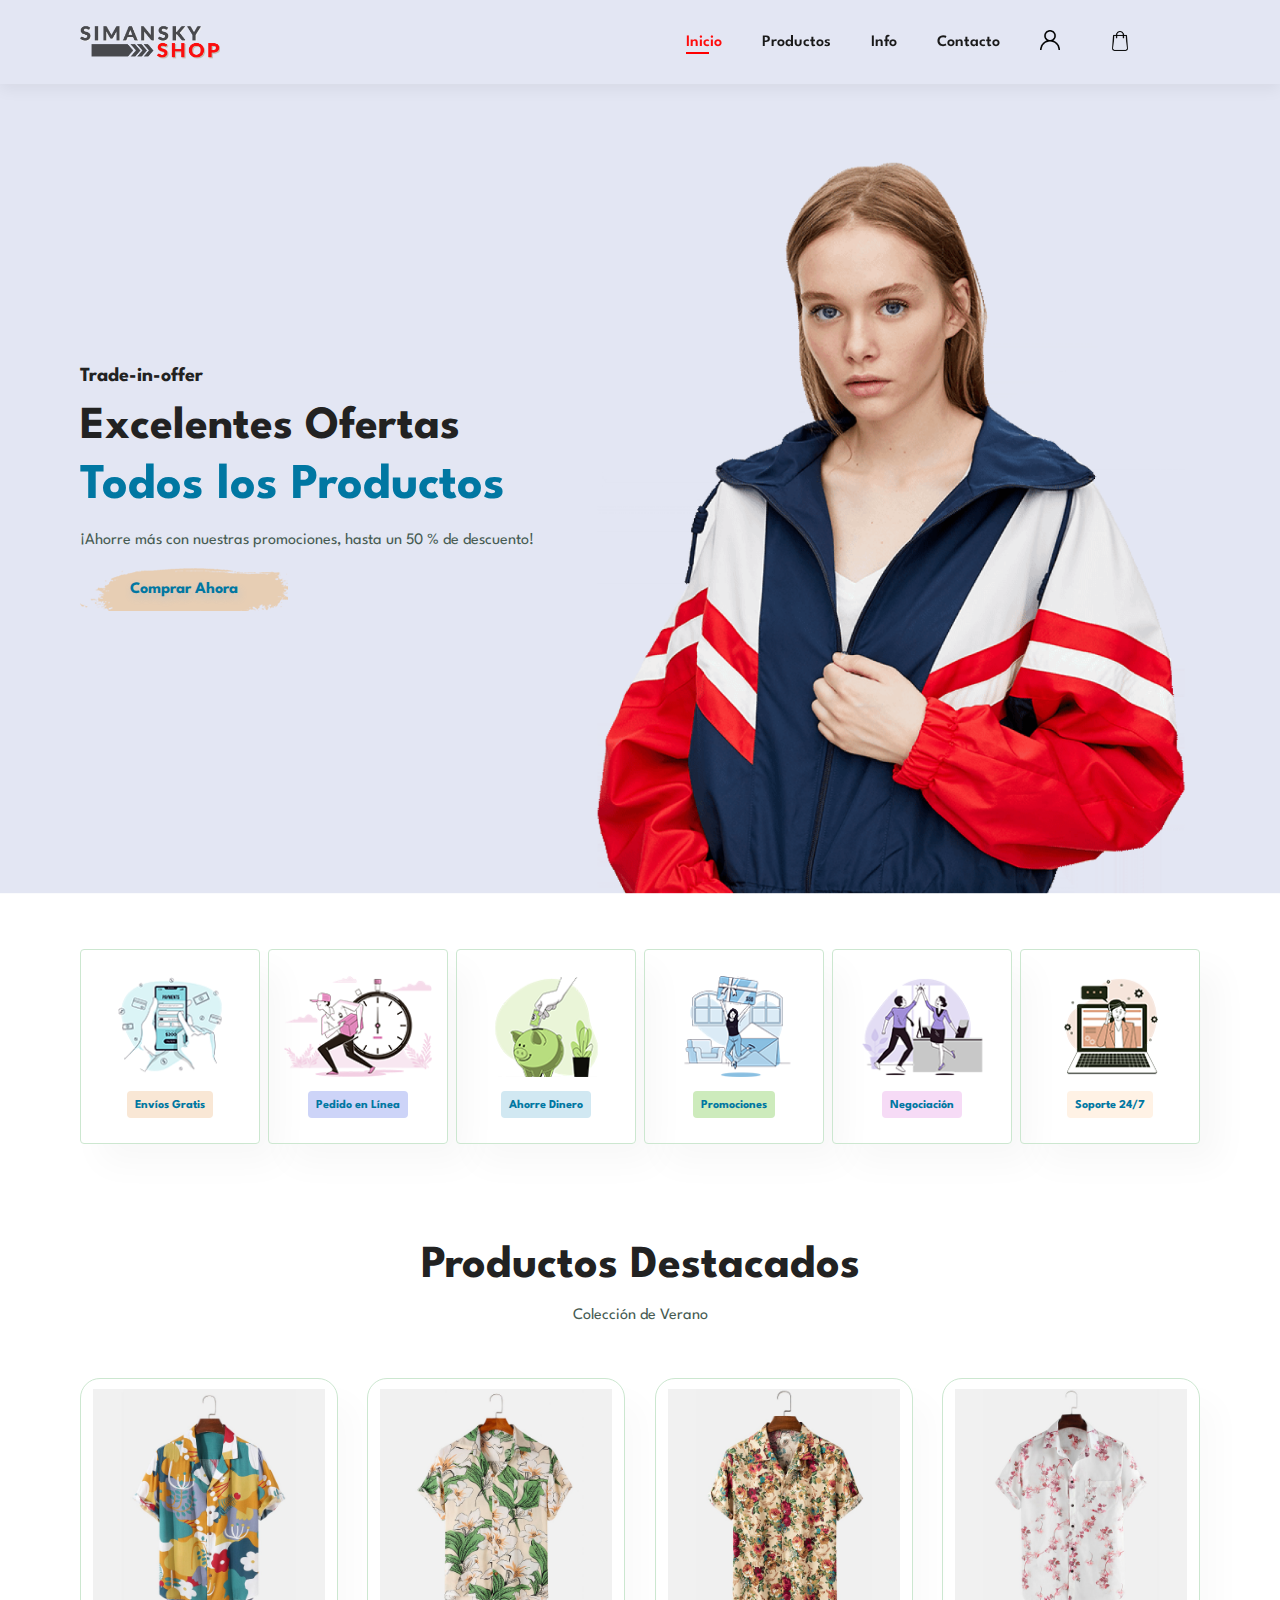
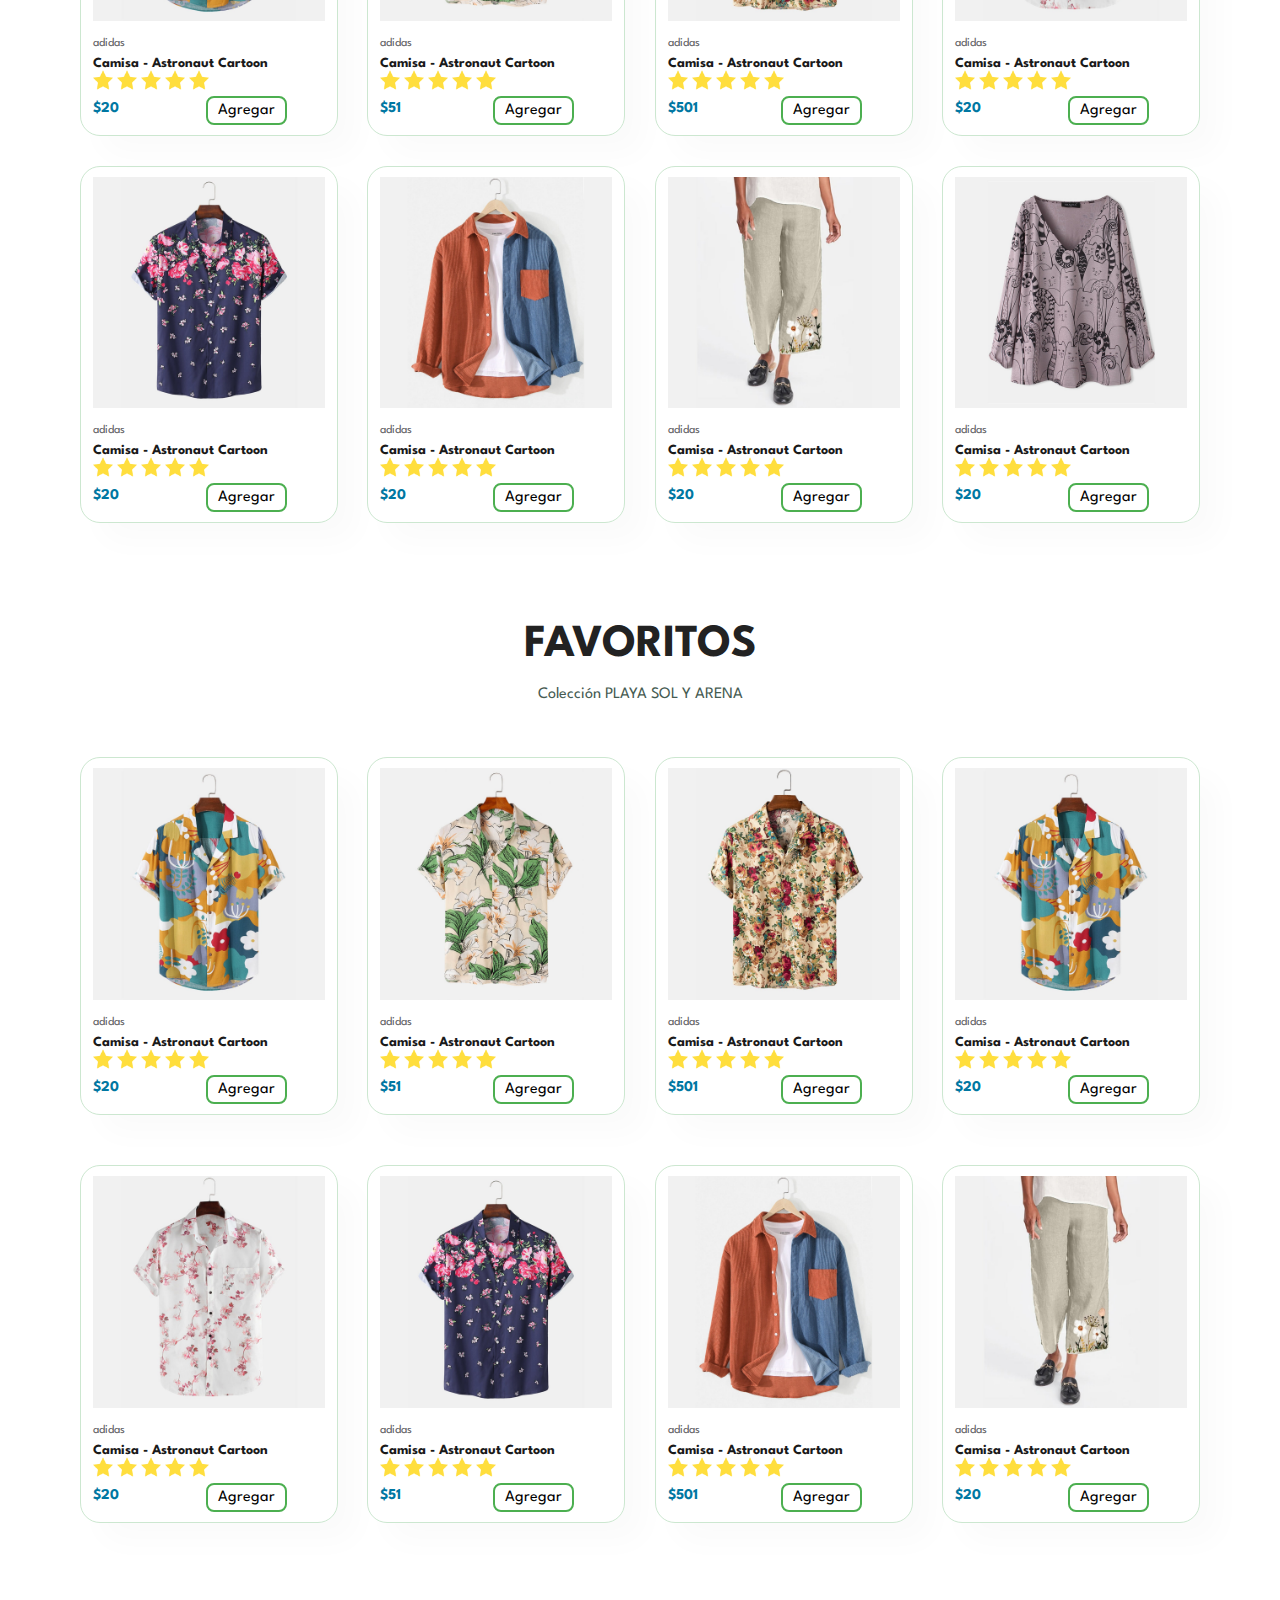
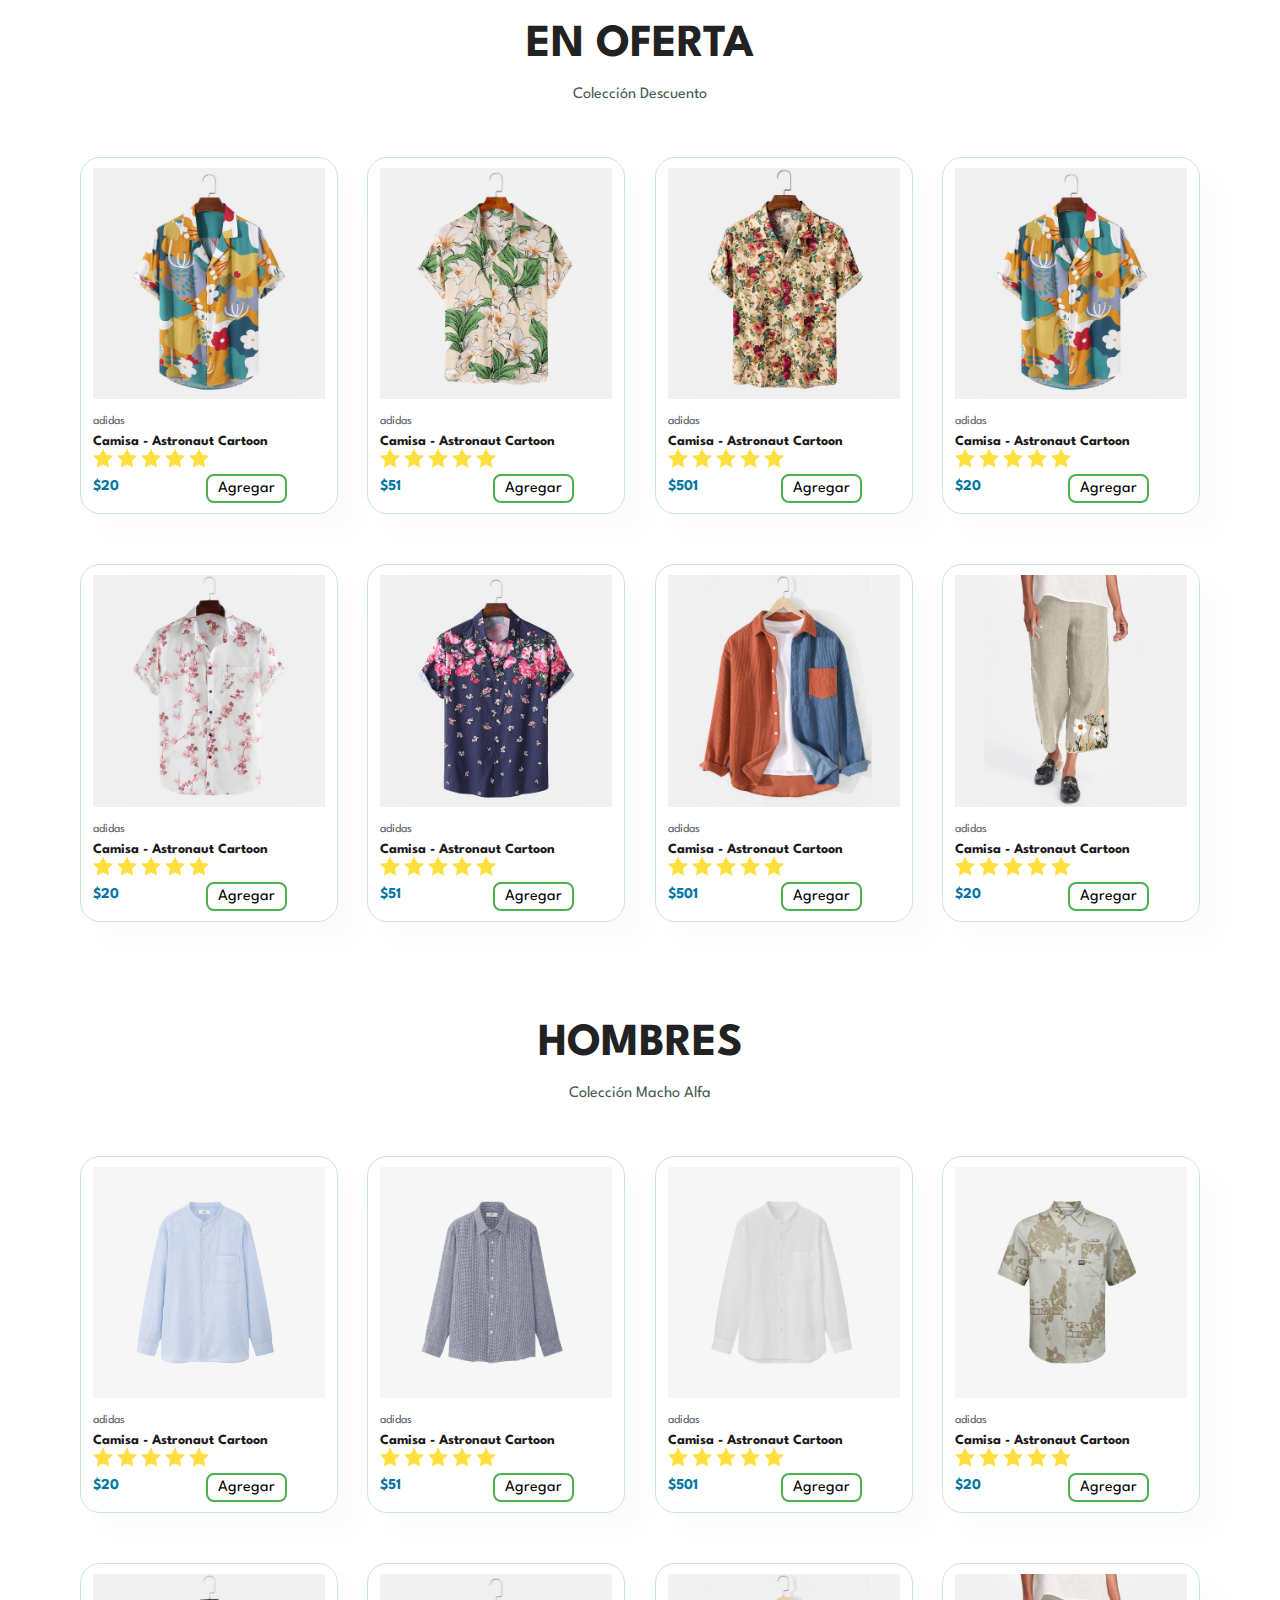
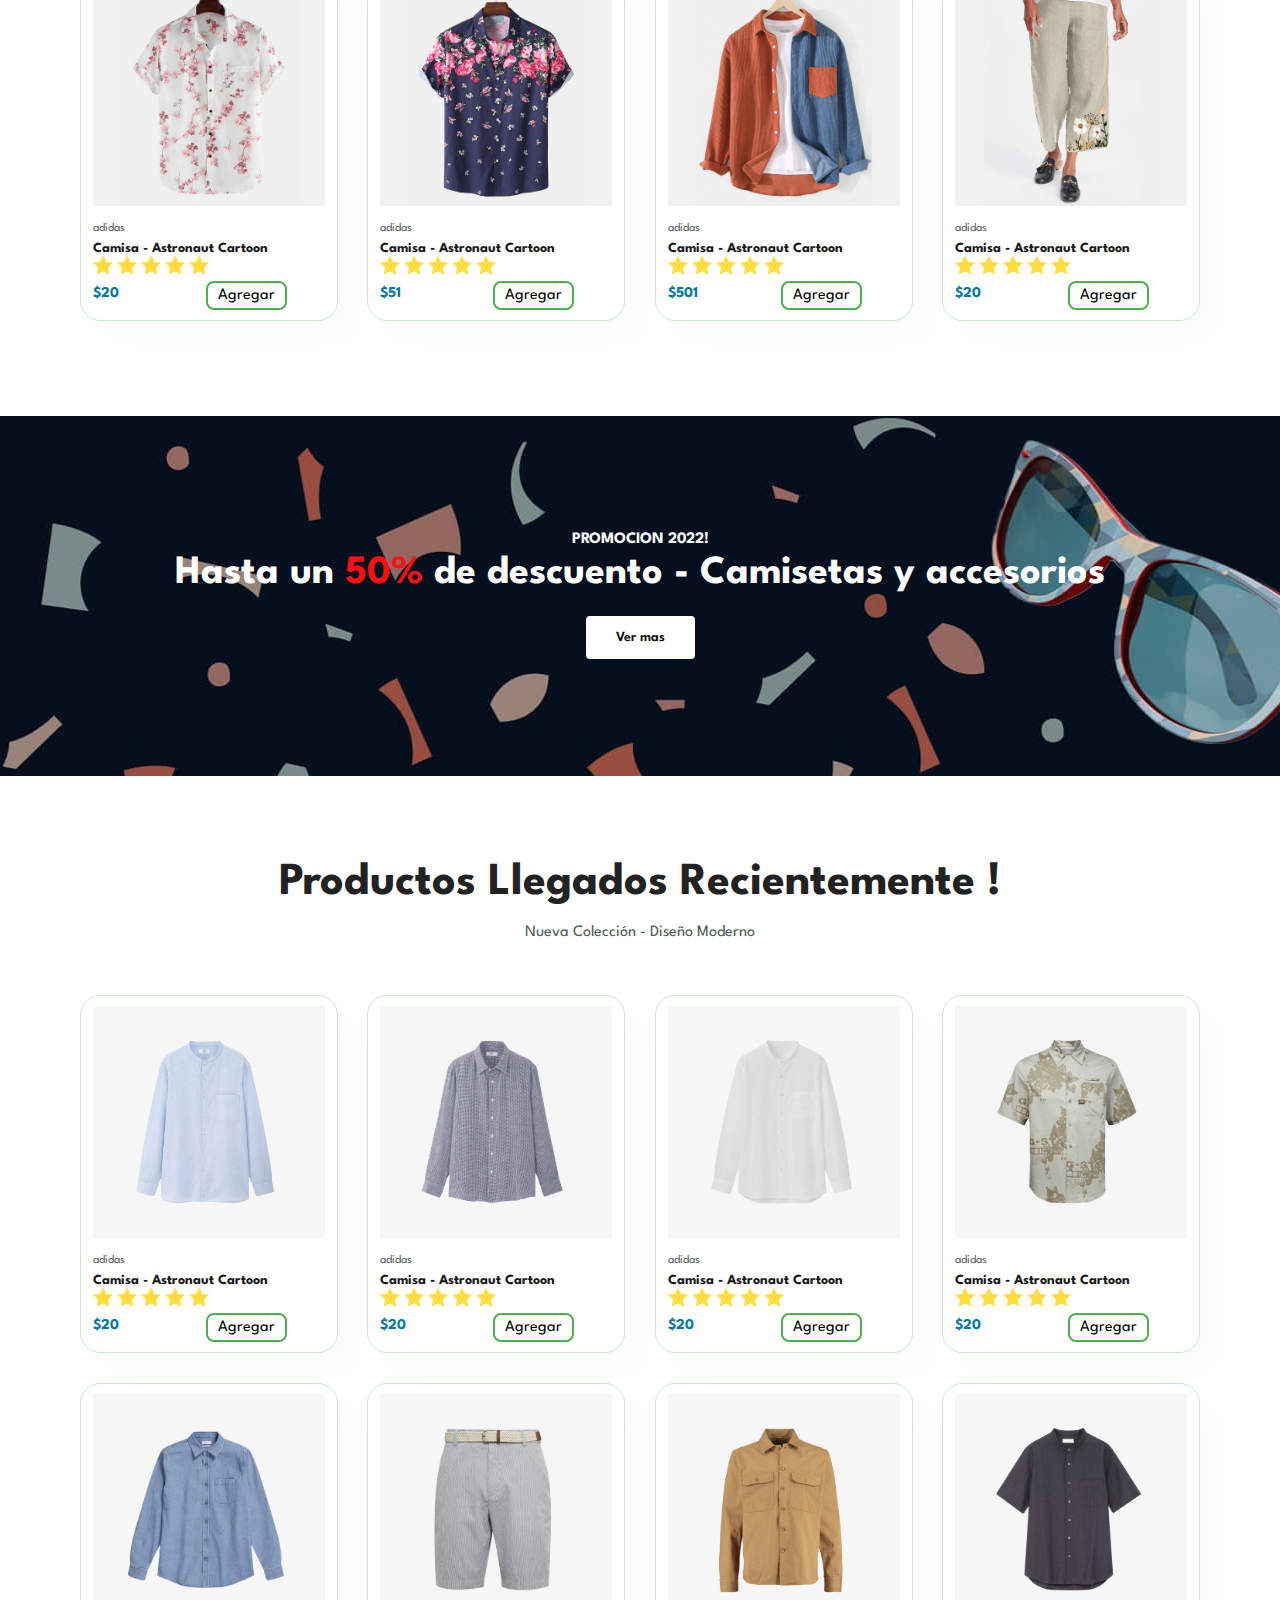
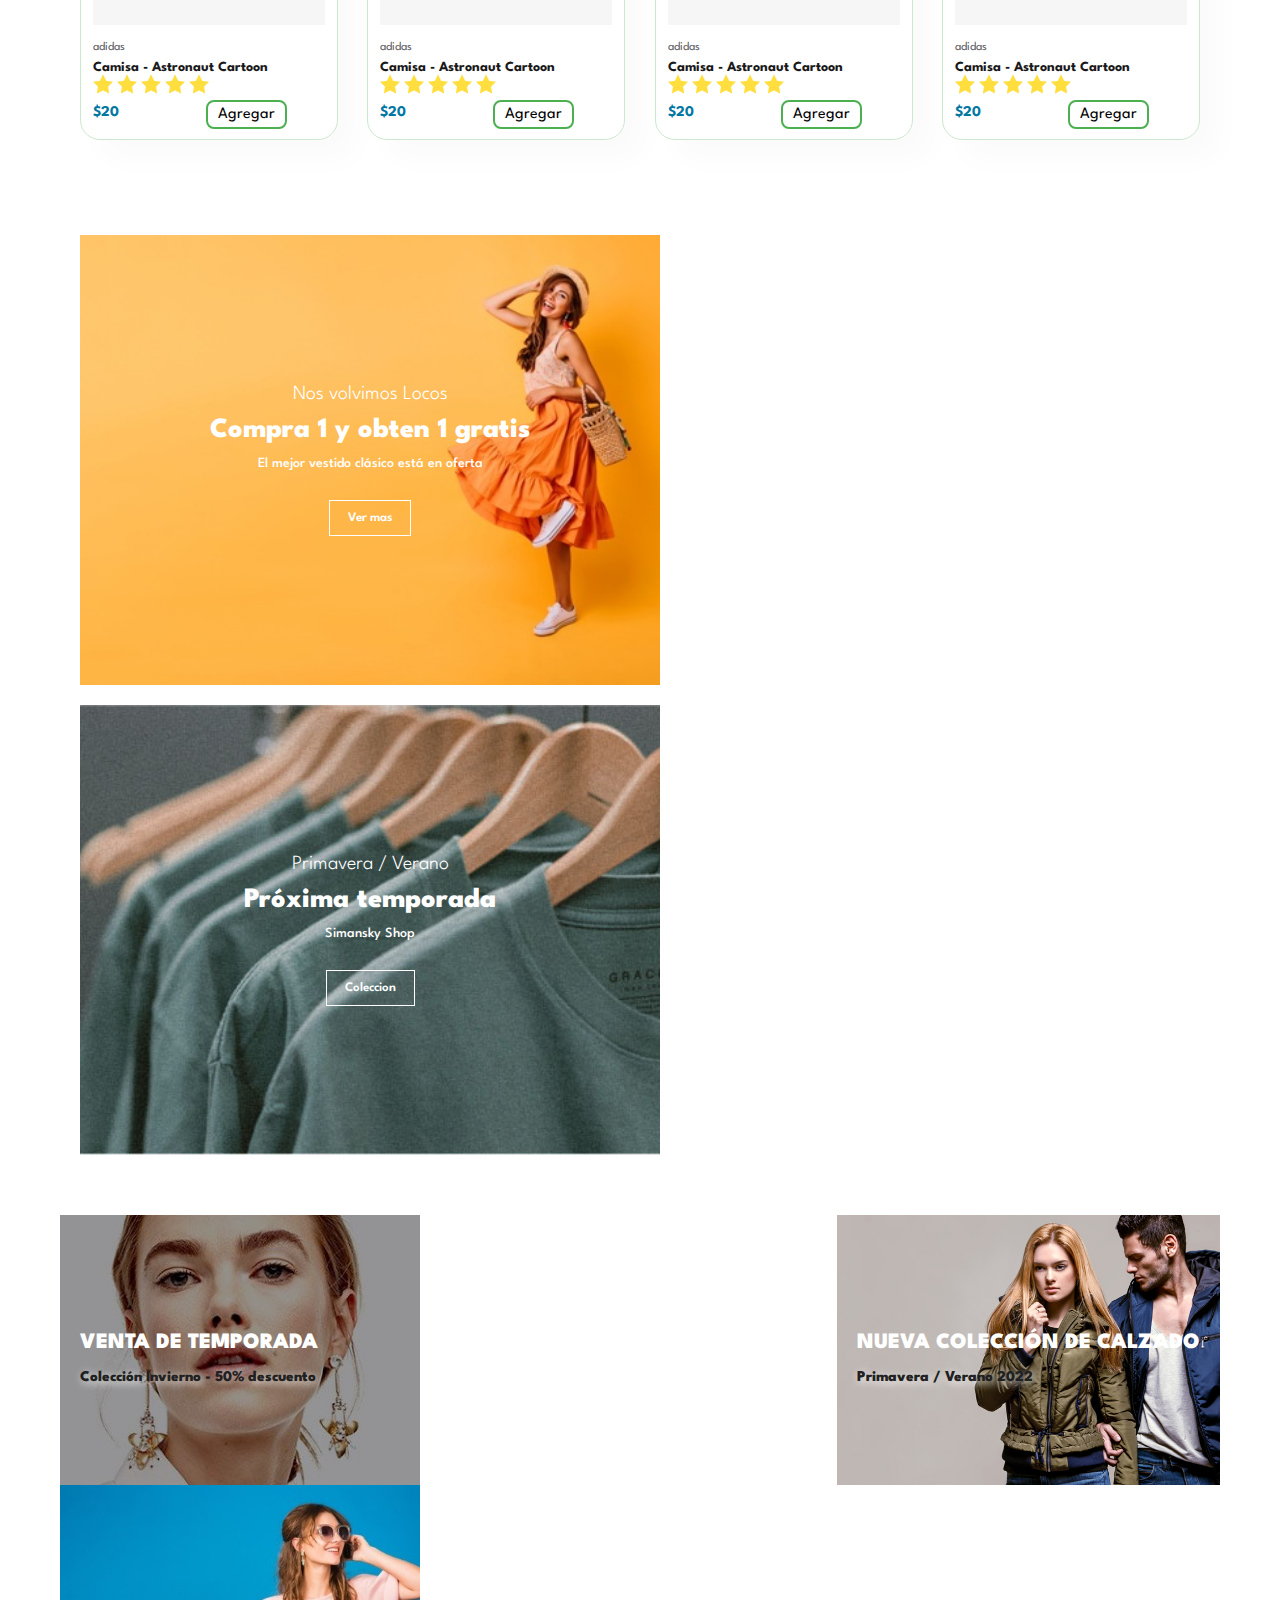
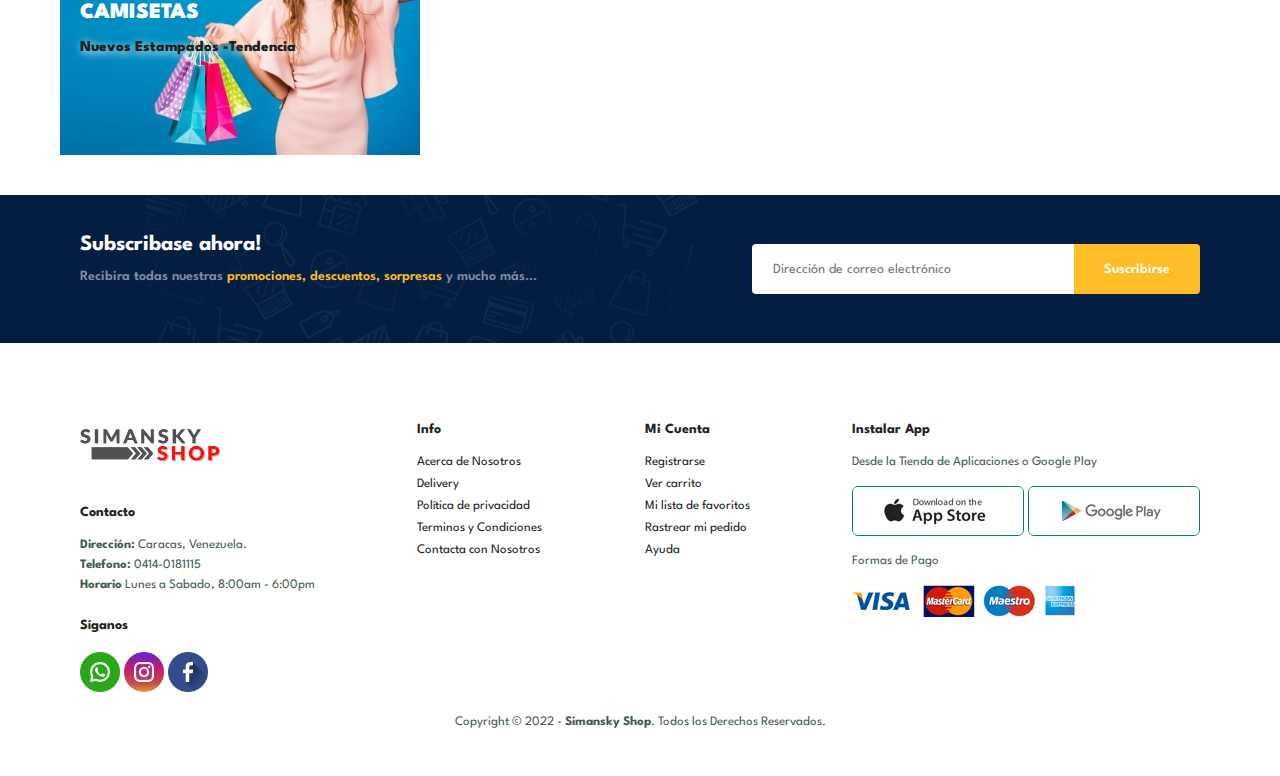
<file: index.html>
<!DOCTYPE html>
<html lang="en">
<head>
    <meta charset="UTF-8">
    <meta http-equiv="X-UA-Compatible" content="IE=edge">
    <meta name="viewport" content="width=device-width, initial-scale=1.0">
    <title>Simansky Shop</title>
    <link rel="stylesheet" href="./style.css">
    <script src="./script.js"></script>
</head>
<body oncontextmenu="return false" onkeydown="return false">
    <!-- BARRA DE NAVEGACION-->
    <section id="header">
        <a href="index.html"><img src="./img/logo3.0.png" class="logo" alt=""></a>
        
        <div>
            <ul id="navbar">
                <li><a class="active" href="index.html">Inicio</a></li>
                <li><a href="shop.html">Productos</a></li>
                <li><a href="about.html">Info</a></li> 
                <li><a href="contact.html">Contacto</a></li>
                <!--<li id="lg-bag"><a href="cart.html"><img src="./img/icons/shopping-bag.png" class="cart-icons" alt=""></a></li>-->
                <li id="lg-user"><a href="user.html"><img src="./img/icons/usuario (2).png" class="user-icons" alt=""></a></li>
                <li><button id="checkout" class="button-checkout" onclick="pay()"><img src="./img/icons/shopping-bag.png" class="cart" alt=""></button></li>
                <li><a href="#" id="close"><img src="./img/icons/close.png" alt="" class="icons-close"></a></li>
            </ul>

            <div id="mobile">
                    <a class="button-checkout" onclick="pay()" href="cart.html"><img src="./img/icons/shopping-bag.png" class="cart-icons" alt=""></a>
                    <a href="user.html"><img src="./img/icons/usuario (2).png" class="user-icons" alt=""></a>
                    <a id="bar" href="#"><img src="./img/icons/menu-burger.png" class="icons-burger"></a>
            </div>
        </div>
    </section>

    <!-- PAGINA PRINCIPAL-->
    <section id="hero">
        <h4>Trade-in-offer</h4>
        <h2>Excelentes Ofertas </h2>
        <h1>Todos los Productos</h1>
        <p>¡Ahorre más con nuestras promociones, hasta un 50 % de descuento!</p>
        <button>Comprar Ahora</button>
    </section>

    <!-- CARACTERISTICA -->
    <section id="feature" class="section-p1">
        <div class="fe-box">
            <img src="./img/features/f1.png" alt="">
            <h6> Envíos Gratis </h6>
        </div>
        <div class="fe-box">
            <img src="./img/features/f2.png" alt="">
            <h6> Pedido en Línea </h6>
        </div>
        <div class="fe-box">
            <img src="./img/features/f3.png" alt="">
            <h6> Ahorre Dinero </h6>
        </div>
        <div class="fe-box">
            <img src="./img/features/f4.png" alt="">
            <h6> Promociones </h6>
        </div>
        <div class="fe-box">
            <img src="./img/features/f5.png" alt="">
            <h6> Negociación </h6>
        </div>
        <div class="fe-box">
            <img src="./img/features/f6.png" alt="">
            <h6> Soporte 24/7 </h6>
        </div>
    </section>

    <!-- PRODUCTOS DESTACADOS-->
    <section id="product1" class="section-p1">
        <h2>Productos Destacados</h2>
        <p>Colección de Verano</p>
        <div class="pro-container">
            <div class="pro">
                <img class="pro-img" src="./img/products/f1.jpg" alt="">
                <div class="des">
                    <span>adidas</span>
                    <h5>Camisa - Astronaut Cartoon</h5>
                    <div class="star">
                        <img class="star-icons" src="./img/icons/star.png">
                        <img class="star-icons"src="./img/icons/star.png">
                        <img class="star-icons" src="./img/icons/star.png">
                        <img class="star-icons"src="./img/icons/star.png">
                        <img class="star-icons"src="./img/icons/star.png">
                    </div>
                <h4>$20</h4>
                </div>
                <button class="button-add" onclick="add('Camisa - Astronaut Cartoon', 20)">Agregar</button>
            </div>

            <div class="pro">
                <img class="pro-img" src="./img/products/f2.jpg" alt="">
                <div class="des">
                    <span>adidas</span>
                    <h5>Camisa - Astronaut Cartoon</h5>
                    <div class="star">
                        <img class="star-icons" src="./img/icons/star.png">
                        <img class="star-icons"src="./img/icons/star.png">
                        <img class="star-icons" src="./img/icons/star.png">
                        <img class="star-icons"src="./img/icons/star.png">
                        <img class="star-icons"src="./img/icons/star.png">
                    </div>
                <h4>$51</h4>
                </div>
                <button class="button-add" onclick="add('Camisa - Astronaut Cartoon', 51)">Agregar</button>
            </div>

            <div class="pro">
                <img class="pro-img" src="./img/products/f3.jpg" alt="">
                <div class="des">
                    <span>adidas</span>
                    <h5>Camisa - Astronaut Cartoon</h5>
                    <div class="star">
                        <img class="star-icons" src="./img/icons/star.png">
                        <img class="star-icons"src="./img/icons/star.png">
                        <img class="star-icons" src="./img/icons/star.png">
                        <img class="star-icons"src="./img/icons/star.png">
                        <img class="star-icons"src="./img/icons/star.png">
                    </div>
                <h4>$501</h4>
                </div>
                <button class="button-add" onclick="add('Camisa - Astronaut Cartoon', 501)">Agregar</button>
            </div>

            <div class="pro">
                <img class="pro-img" src="./img/products/f4.jpg" alt="">
                <div class="des">
                    <span>adidas</span>
                    <h5>Camisa - Astronaut Cartoon</h5>
                    <div class="star">
                        <img class="star-icons" src="./img/icons/star.png">
                        <img class="star-icons"src="./img/icons/star.png">
                        <img class="star-icons" src="./img/icons/star.png">
                        <img class="star-icons"src="./img/icons/star.png">
                        <img class="star-icons"src="./img/icons/star.png">
                    </div>
                <h4>$20</h4>
                </div>
                <button class="button-add" onclick="add('Camisa - Astronaut Cartoon', 20)">Agregar</button>
            </div>

            <div class="pro">
                <img class="pro-img" src="./img/products/f5.jpg" alt="">
                <div class="des">
                    <span>adidas</span>
                    <h5>Camisa - Astronaut Cartoon</h5>
                    <div class="star">
                        <img class="star-icons" src="./img/icons/star.png">
                        <img class="star-icons"src="./img/icons/star.png">
                        <img class="star-icons" src="./img/icons/star.png">
                        <img class="star-icons"src="./img/icons/star.png">
                        <img class="star-icons"src="./img/icons/star.png">
                    </div>
                <h4>$20</h4>
                </div>
                <button class="button-add" onclick="add('Camisa - Astronaut Cartoon', 20)">Agregar</button>
            </div>

            <div class="pro">
                <img class="pro-img" src="./img/products/f6.jpg" alt="">
                <div class="des">
                    <span>adidas</span>
                    <h5>Camisa - Astronaut Cartoon</h5>
                    <div class="star">
                        <img class="star-icons" src="./img/icons/star.png">
                        <img class="star-icons"src="./img/icons/star.png">
                        <img class="star-icons" src="./img/icons/star.png">
                        <img class="star-icons"src="./img/icons/star.png">
                        <img class="star-icons"src="./img/icons/star.png">
                    </div>
                <h4>$20</h4>
                </div>
                <button class="button-add" onclick="add('Camisa - Astronaut Cartoon', 20)">Agregar</button>
            </div>

            <div class="pro">
                <img class="pro-img" src="./img/products/f7.jpg" alt="">
                <div class="des">
                    <span>adidas</span>
                    <h5>Camisa - Astronaut Cartoon</h5>
                    <div class="star">
                        <img class="star-icons" src="./img/icons/star.png">
                        <img class="star-icons"src="./img/icons/star.png">
                        <img class="star-icons" src="./img/icons/star.png">
                        <img class="star-icons"src="./img/icons/star.png">
                        <img class="star-icons"src="./img/icons/star.png">
                    </div>
                <h4>$20</h4>
                </div>
                <button class="button-add" onclick="add('Camisa - Astronaut Cartoon', 20)">Agregar</button>
            </div>

            <div class="pro">
                <img class="pro-img" src="./img/products/f8.jpg" alt="">
                <div class="des">
                    <span>adidas</span>
                    <h5>Camisa - Astronaut Cartoon</h5>
                    <div class="star">
                        <img class="star-icons" src="./img/icons/star.png">
                        <img class="star-icons"src="./img/icons/star.png">
                        <img class="star-icons" src="./img/icons/star.png">
                        <img class="star-icons"src="./img/icons/star.png">
                        <img class="star-icons"src="./img/icons/star.png">
                    </div>
                <h4>$20</h4>
                </div>
                <button class="button-add" onclick="add('Camisa - Astronaut Cartoon', 20)">Agregar</button>
            </div>
        </div>
    </section>

    <!-- PRODUCTOS CATGORIA 2 -->   
    <section id="product1" class="section-p1">
        <h2>FAVORITOS</h2>
        <p>Colección PLAYA SOL Y ARENA</p>
        <div class="pro-container">
            <div class="pro">
                <img class="pro-img" src="./img/products/f1.jpg" alt="">
                <div class="des">
                    <span>adidas</span>
                    <h5>Camisa - Astronaut Cartoon</h5>
                    <div class="star">
                        <img class="star-icons" src="./img/icons/star.png">
                        <img class="star-icons"src="./img/icons/star.png">
                        <img class="star-icons" src="./img/icons/star.png">
                        <img class="star-icons"src="./img/icons/star.png">
                        <img class="star-icons"src="./img/icons/star.png">
                    </div>
                <h4>$20</h4>
                </div>
                <button class="button-add" onclick="add('Camisa - Astronaut Cartoon', 20)">Agregar</button>
            </div>

            <div class="pro">
                <img class="pro-img" src="./img/products/f2.jpg" alt="">
                <div class="des">
                    <span>adidas</span>
                    <h5>Camisa - Astronaut Cartoon</h5>
                    <div class="star">
                        <img class="star-icons" src="./img/icons/star.png">
                        <img class="star-icons"src="./img/icons/star.png">
                        <img class="star-icons" src="./img/icons/star.png">
                        <img class="star-icons"src="./img/icons/star.png">
                        <img class="star-icons"src="./img/icons/star.png">
                    </div>
                <h4>$51</h4>
                </div>
                <button class="button-add" onclick="add('Camisa - Astronaut Cartoon', 51)">Agregar</button>
            </div>

            <div class="pro">
                <img class="pro-img" src="./img/products/f3.jpg" alt="">
                <div class="des">
                    <span>adidas</span>
                    <h5>Camisa - Astronaut Cartoon</h5>
                    <div class="star">
                        <img class="star-icons" src="./img/icons/star.png">
                        <img class="star-icons"src="./img/icons/star.png">
                        <img class="star-icons" src="./img/icons/star.png">
                        <img class="star-icons"src="./img/icons/star.png">
                        <img class="star-icons"src="./img/icons/star.png">
                    </div>
                <h4>$501</h4>
                </div>
                <button class="button-add" onclick="add('Camisa - Astronaut Cartoon', 501)">Agregar</button>
            </div>

            <div class="pro">
                <img class="pro-img" src="./img/products/f1.jpg" alt="">
                <div class="des">
                    <span>adidas</span>
                    <h5>Camisa - Astronaut Cartoon</h5>
                    <div class="star">
                        <img class="star-icons" src="./img/icons/star.png">
                        <img class="star-icons"src="./img/icons/star.png">
                        <img class="star-icons" src="./img/icons/star.png">
                        <img class="star-icons"src="./img/icons/star.png">
                        <img class="star-icons"src="./img/icons/star.png">
                    </div>
                <h4>$20</h4>
                </div>
                <button class="button-add" onclick="add('Camisa - Astronaut Cartoon', 20)">Agregar</button>
            </div>

            <div class="pro-container">
                <div class="pro">
                    <img class="pro-img" src="./img/products/f4.jpg" alt="">
                    <div class="des">
                        <span>adidas</span>
                        <h5>Camisa - Astronaut Cartoon</h5>
                        <div class="star">
                            <img class="star-icons" src="./img/icons/star.png">
                            <img class="star-icons"src="./img/icons/star.png">
                            <img class="star-icons" src="./img/icons/star.png">
                            <img class="star-icons"src="./img/icons/star.png">
                            <img class="star-icons"src="./img/icons/star.png">
                        </div>
                    <h4>$20</h4>
                    </div>
                    <button class="button-add" onclick="add('Camisa - Astronaut Cartoon', 20)">Agregar</button>
                </div>
    
                <div class="pro">
                    <img class="pro-img" src="./img/products/f5.jpg" alt="">
                    <div class="des">
                        <span>adidas</span>
                        <h5>Camisa - Astronaut Cartoon</h5>
                        <div class="star">
                            <img class="star-icons" src="./img/icons/star.png">
                            <img class="star-icons"src="./img/icons/star.png">
                            <img class="star-icons" src="./img/icons/star.png">
                            <img class="star-icons"src="./img/icons/star.png">
                            <img class="star-icons"src="./img/icons/star.png">
                        </div>
                    <h4>$51</h4>
                    </div>
                    <button class="button-add" onclick="add('Camisa - Astronaut Cartoon', 51)">Agregar</button>
                </div>
    
                <div class="pro">
                    <img class="pro-img" src="./img/products/f6.jpg" alt="">
                    <div class="des">
                        <span>adidas</span>
                        <h5>Camisa - Astronaut Cartoon</h5>
                        <div class="star">
                            <img class="star-icons" src="./img/icons/star.png">
                            <img class="star-icons"src="./img/icons/star.png">
                            <img class="star-icons" src="./img/icons/star.png">
                            <img class="star-icons"src="./img/icons/star.png">
                            <img class="star-icons"src="./img/icons/star.png">
                        </div>
                    <h4>$501</h4>
                    </div>
                    <button class="button-add" onclick="add('Camisa - Astronaut Cartoon', 501)">Agregar</button>
                </div>
    
                <div class="pro">
                    <img class="pro-img" src="./img/products/f7.jpg" alt="">
                    <div class="des">
                        <span>adidas</span>
                        <h5>Camisa - Astronaut Cartoon</h5>
                        <div class="star">
                            <img class="star-icons" src="./img/icons/star.png">
                            <img class="star-icons"src="./img/icons/star.png">
                            <img class="star-icons" src="./img/icons/star.png">
                            <img class="star-icons"src="./img/icons/star.png">
                            <img class="star-icons"src="./img/icons/star.png">
                        </div>
                    <h4>$20</h4>
                    </div>
                    <button class="button-add" onclick="add('Camisa - Astronaut Cartoon', 20)">Agregar</button>
                </div>
        </div>
    </section>

    <!-- PRODUCTOS CATGORIA 3 -->   
    <section id="product1" class="section-p1">
        <h2>EN OFERTA</h2>
        <p>Colección Descuento</p>
        <div class="pro-container">
            <div class="pro">
                <img class="pro-img" src="./img/products/f1.jpg" alt="">
                <div class="des">
                    <span>adidas</span>
                    <h5>Camisa - Astronaut Cartoon</h5>
                    <div class="star">
                        <img class="star-icons" src="./img/icons/star.png">
                        <img class="star-icons"src="./img/icons/star.png">
                        <img class="star-icons" src="./img/icons/star.png">
                        <img class="star-icons"src="./img/icons/star.png">
                        <img class="star-icons"src="./img/icons/star.png">
                    </div>
                <h4>$20</h4>
                </div>
                <button class="button-add" onclick="add('Camisa - Astronaut Cartoon', 20)">Agregar</button>
            </div>

            <div class="pro">
                <img class="pro-img" src="./img/products/f2.jpg" alt="">
                <div class="des">
                    <span>adidas</span>
                    <h5>Camisa - Astronaut Cartoon</h5>
                    <div class="star">
                        <img class="star-icons" src="./img/icons/star.png">
                        <img class="star-icons"src="./img/icons/star.png">
                        <img class="star-icons" src="./img/icons/star.png">
                        <img class="star-icons"src="./img/icons/star.png">
                        <img class="star-icons"src="./img/icons/star.png">
                    </div>
                <h4>$51</h4>
                </div>
                <button class="button-add" onclick="add('Camisa - Astronaut Cartoon', 51)">Agregar</button>
            </div>

            <div class="pro">
                <img class="pro-img" src="./img/products/f3.jpg" alt="">
                <div class="des">
                    <span>adidas</span>
                    <h5>Camisa - Astronaut Cartoon</h5>
                    <div class="star">
                        <img class="star-icons" src="./img/icons/star.png">
                        <img class="star-icons"src="./img/icons/star.png">
                        <img class="star-icons" src="./img/icons/star.png">
                        <img class="star-icons"src="./img/icons/star.png">
                        <img class="star-icons"src="./img/icons/star.png">
                    </div>
                <h4>$501</h4>
                </div>
                <button class="button-add" onclick="add('Camisa - Astronaut Cartoon', 501)">Agregar</button>
            </div>

            <div class="pro">
                <img class="pro-img" src="./img/products/f1.jpg" alt="">
                <div class="des">
                    <span>adidas</span>
                    <h5>Camisa - Astronaut Cartoon</h5>
                    <div class="star">
                        <img class="star-icons" src="./img/icons/star.png">
                        <img class="star-icons"src="./img/icons/star.png">
                        <img class="star-icons" src="./img/icons/star.png">
                        <img class="star-icons"src="./img/icons/star.png">
                        <img class="star-icons"src="./img/icons/star.png">
                    </div>
                <h4>$20</h4>
                </div>
                <button class="button-add" onclick="add('Camisa - Astronaut Cartoon', 20)">Agregar</button>
            </div>

            <div class="pro-container">
                <div class="pro">
                    <img class="pro-img" src="./img/products/f4.jpg" alt="">
                    <div class="des">
                        <span>adidas</span>
                        <h5>Camisa - Astronaut Cartoon</h5>
                        <div class="star">
                            <img class="star-icons" src="./img/icons/star.png">
                            <img class="star-icons"src="./img/icons/star.png">
                            <img class="star-icons" src="./img/icons/star.png">
                            <img class="star-icons"src="./img/icons/star.png">
                            <img class="star-icons"src="./img/icons/star.png">
                        </div>
                    <h4>$20</h4>
                    </div>
                    <button class="button-add" onclick="add('Camisa - Astronaut Cartoon', 20)">Agregar</button>
                </div>
    
                <div class="pro">
                    <img class="pro-img" src="./img/products/f5.jpg" alt="">
                    <div class="des">
                        <span>adidas</span>
                        <h5>Camisa - Astronaut Cartoon</h5>
                        <div class="star">
                            <img class="star-icons" src="./img/icons/star.png">
                            <img class="star-icons"src="./img/icons/star.png">
                            <img class="star-icons" src="./img/icons/star.png">
                            <img class="star-icons"src="./img/icons/star.png">
                            <img class="star-icons"src="./img/icons/star.png">
                        </div>
                    <h4>$51</h4>
                    </div>
                    <button class="button-add" onclick="add('Camisa - Astronaut Cartoon', 51)">Agregar</button>
                </div>
    
                <div class="pro">
                    <img class="pro-img" src="./img/products/f6.jpg" alt="">
                    <div class="des">
                        <span>adidas</span>
                        <h5>Camisa - Astronaut Cartoon</h5>
                        <div class="star">
                            <img class="star-icons" src="./img/icons/star.png">
                            <img class="star-icons"src="./img/icons/star.png">
                            <img class="star-icons" src="./img/icons/star.png">
                            <img class="star-icons"src="./img/icons/star.png">
                            <img class="star-icons"src="./img/icons/star.png">
                        </div>
                    <h4>$501</h4>
                    </div>
                    <button class="button-add" onclick="add('Camisa - Astronaut Cartoon', 501)">Agregar</button>
                </div>
    
                <div class="pro">
                    <img class="pro-img" src="./img/products/f7.jpg" alt="">
                    <div class="des">
                        <span>adidas</span>
                        <h5>Camisa - Astronaut Cartoon</h5>
                        <div class="star">
                            <img class="star-icons" src="./img/icons/star.png">
                            <img class="star-icons"src="./img/icons/star.png">
                            <img class="star-icons" src="./img/icons/star.png">
                            <img class="star-icons"src="./img/icons/star.png">
                            <img class="star-icons"src="./img/icons/star.png">
                        </div>
                    <h4>$20</h4>
                    </div>
                    <button class="button-add" onclick="add('Camisa - Astronaut Cartoon', 20)">Agregar</button>
                </div>
        </div>
    </section>

    <!-- PRODUCTOS CATGORIA 4 -->   
    <section id="product1" class="section-p1">
        <h2>HOMBRES</h2>
        <p>Colección Macho Alfa</p>
        <div class="pro-container">
            <div class="pro">
                <img class="pro-img" src="./img/products/n1.jpg" alt="">
                <div class="des">
                    <span>adidas</span>
                    <h5>Camisa - Astronaut Cartoon</h5>
                    <div class="star">
                        <img class="star-icons" src="./img/icons/star.png">
                        <img class="star-icons"src="./img/icons/star.png">
                        <img class="star-icons" src="./img/icons/star.png">
                        <img class="star-icons"src="./img/icons/star.png">
                        <img class="star-icons"src="./img/icons/star.png">
                    </div>
                <h4>$20</h4>
                </div>
                <button class="button-add" onclick="add('Camisa - Astronaut Cartoon', 20)">Agregar</button>
            </div>

            <div class="pro">
                <img class="pro-img" src="./img/products/n2.jpg" alt="">
                <div class="des">
                    <span>adidas</span>
                    <h5>Camisa - Astronaut Cartoon</h5>
                    <div class="star">
                        <img class="star-icons" src="./img/icons/star.png">
                        <img class="star-icons"src="./img/icons/star.png">
                        <img class="star-icons" src="./img/icons/star.png">
                        <img class="star-icons"src="./img/icons/star.png">
                        <img class="star-icons"src="./img/icons/star.png">
                    </div>
                <h4>$51</h4>
                </div>
                <button class="button-add" onclick="add('Camisa - Astronaut Cartoon', 51)">Agregar</button>
            </div>

            <div class="pro">
                <img class="pro-img" src="./img/products/n3.jpg" alt="">
                <div class="des">
                    <span>adidas</span>
                    <h5>Camisa - Astronaut Cartoon</h5>
                    <div class="star">
                        <img class="star-icons" src="./img/icons/star.png">
                        <img class="star-icons"src="./img/icons/star.png">
                        <img class="star-icons" src="./img/icons/star.png">
                        <img class="star-icons"src="./img/icons/star.png">
                        <img class="star-icons"src="./img/icons/star.png">
                    </div>
                <h4>$501</h4>
                </div>
                <button class="button-add" onclick="add('Camisa - Astronaut Cartoon', 501)">Agregar</button>
            </div>

            <div class="pro">
                <img class="pro-img" src="./img/products/n4.jpg" alt="">
                <div class="des">
                    <span>adidas</span>
                    <h5>Camisa - Astronaut Cartoon</h5>
                    <div class="star">
                        <img class="star-icons" src="./img/icons/star.png">
                        <img class="star-icons"src="./img/icons/star.png">
                        <img class="star-icons" src="./img/icons/star.png">
                        <img class="star-icons"src="./img/icons/star.png">
                        <img class="star-icons"src="./img/icons/star.png">
                    </div>
                <h4>$20</h4>
                </div>
                <button class="button-add" onclick="add('Camisa - Astronaut Cartoon', 20)">Agregar</button>
            </div>

            <div class="pro-container">
                <div class="pro">
                    <img class="pro-img" src="./img/products/f4.jpg" alt="">
                    <div class="des">
                        <span>adidas</span>
                        <h5>Camisa - Astronaut Cartoon</h5>
                        <div class="star">
                            <img class="star-icons" src="./img/icons/star.png">
                            <img class="star-icons"src="./img/icons/star.png">
                            <img class="star-icons" src="./img/icons/star.png">
                            <img class="star-icons"src="./img/icons/star.png">
                            <img class="star-icons"src="./img/icons/star.png">
                        </div>
                    <h4>$20</h4>
                    </div>
                    <button class="button-add" onclick="add('Camisa - Astronaut Cartoon', 20)">Agregar</button>
                </div>
    
                <div class="pro">
                    <img class="pro-img" src="./img/products/f5.jpg" alt="">
                    <div class="des">
                        <span>adidas</span>
                        <h5>Camisa - Astronaut Cartoon</h5>
                        <div class="star">
                            <img class="star-icons" src="./img/icons/star.png">
                            <img class="star-icons"src="./img/icons/star.png">
                            <img class="star-icons" src="./img/icons/star.png">
                            <img class="star-icons"src="./img/icons/star.png">
                            <img class="star-icons"src="./img/icons/star.png">
                        </div>
                    <h4>$51</h4>
                    </div>
                    <button class="button-add" onclick="add('Camisa - Astronaut Cartoon', 51)">Agregar</button>
                </div>
    
                <div class="pro">
                    <img class="pro-img" src="./img/products/f6.jpg" alt="">
                    <div class="des">
                        <span>adidas</span>
                        <h5>Camisa - Astronaut Cartoon</h5>
                        <div class="star">
                            <img class="star-icons" src="./img/icons/star.png">
                            <img class="star-icons"src="./img/icons/star.png">
                            <img class="star-icons" src="./img/icons/star.png">
                            <img class="star-icons"src="./img/icons/star.png">
                            <img class="star-icons"src="./img/icons/star.png">
                        </div>
                    <h4>$501</h4>
                    </div>
                    <button class="button-add" onclick="add('Camisa - Astronaut Cartoon', 501)">Agregar</button>
                </div>
    
                <div class="pro">
                    <img class="pro-img" src="./img/products/f7.jpg" alt="">
                    <div class="des">
                        <span>adidas</span>
                        <h5>Camisa - Astronaut Cartoon</h5>
                        <div class="star">
                            <img class="star-icons" src="./img/icons/star.png">
                            <img class="star-icons"src="./img/icons/star.png">
                            <img class="star-icons" src="./img/icons/star.png">
                            <img class="star-icons"src="./img/icons/star.png">
                            <img class="star-icons"src="./img/icons/star.png">
                        </div>
                    <h4>$20</h4>
                    </div>
                    <button class="button-add" onclick="add('Camisa - Astronaut Cartoon', 20)">Agregar</button>
                </div>
        </div>
    </section>


    <!-- LLAMADO A LA ACCION BANNER-->
    <section id="banner" class="section-m1">
        <h4>PROMOCION 2022!</h4>
        <h2>Hasta un <span> 50%</span> de descuento - Camisetas y accesorios</h2>
        <button class="normal"><a href="shop.html"> Ver mas</a> </button>
    </section>

    <!-- PRODUCTOS RECIENTES -->
    <section id="product1" class="section-p1">
        <h2>Productos Llegados Recientemente !</h2>
        <p>Nueva Colección - Diseño Moderno</p>
        <div class="pro-container">
            <div class="pro">
                <img class="pro-img" src="./img/products/n1.jpg" alt="">
                <div class="des">
                    <span>adidas</span>
                    <h5>Camisa - Astronaut Cartoon</h5>
                    <div class="star">
                        <img class="star-icons" src="./img/icons/star.png">
                        <img class="star-icons"src="./img/icons/star.png">
                        <img class="star-icons" src="./img/icons/star.png">
                        <img class="star-icons"src="./img/icons/star.png">
                        <img class="star-icons"src="./img/icons/star.png">
                    </div>
                <h4>$20</h4>
                </div>
                <button class="button-add" onclick="add('Camisa - Astronaut Cartoon', 20)">Agregar</button>
            </div>

            <div class="pro">
                <img class="pro-img" src="./img/products/n2.jpg" alt="">
                <div class="des">
                    <span>adidas</span>
                    <h5>Camisa - Astronaut Cartoon</h5>
                    <div class="star">
                        <img class="star-icons" src="./img/icons/star.png">
                        <img class="star-icons"src="./img/icons/star.png">
                        <img class="star-icons" src="./img/icons/star.png">
                        <img class="star-icons"src="./img/icons/star.png">
                        <img class="star-icons"src="./img/icons/star.png">
                    </div>
                <h4>$20</h4>
                </div>
                <button class="button-add" onclick="add('Camisa - Astronaut Cartoon', 20)">Agregar</button>
            </div>

            <div class="pro">
                <img class="pro-img" src="./img/products/n3.jpg" alt="">
                <div class="des">
                    <span>adidas</span>
                    <h5>Camisa - Astronaut Cartoon</h5>
                    <div class="star">
                        <img class="star-icons" src="./img/icons/star.png">
                        <img class="star-icons"src="./img/icons/star.png">
                        <img class="star-icons" src="./img/icons/star.png">
                        <img class="star-icons"src="./img/icons/star.png">
                        <img class="star-icons"src="./img/icons/star.png">
                    </div>
                <h4>$20</h4>
                </div>
                <button class="button-add" onclick="add('Camisa - Astronaut Cartoon', 20)">Agregar</button>
            </div>

            <div class="pro">
                <img class="pro-img" src="./img/products/n4.jpg" alt="">
                <div class="des">
                    <span>adidas</span>
                    <h5>Camisa - Astronaut Cartoon</h5>
                    <div class="star">
                        <img class="star-icons" src="./img/icons/star.png">
                        <img class="star-icons"src="./img/icons/star.png">
                        <img class="star-icons" src="./img/icons/star.png">
                        <img class="star-icons"src="./img/icons/star.png">
                        <img class="star-icons"src="./img/icons/star.png">
                    </div>
                <h4>$20</h4>
                </div>
                <button class="button-add" onclick="add('Camisa - Astronaut Cartoon', 20)">Agregar</button>
            </div>

            <div class="pro">
                <img class="pro-img" src="./img/products/n5.jpg" alt="">
                <div class="des">
                    <span>adidas</span>
                    <h5>Camisa - Astronaut Cartoon</h5>
                    <div class="star">
                        <img class="star-icons" src="./img/icons/star.png">
                        <img class="star-icons"src="./img/icons/star.png">
                        <img class="star-icons" src="./img/icons/star.png">
                        <img class="star-icons"src="./img/icons/star.png">
                        <img class="star-icons"src="./img/icons/star.png">
                    </div>
                <h4>$20</h4>
                </div>
                <button class="button-add" onclick="add('Camisa - Astronaut Cartoon', 20)">Agregar</button>
            </div>

            <div class="pro">
                <img class="pro-img" src="./img/products/n6.jpg" alt="">
                <div class="des">
                    <span>adidas</span>
                    <h5>Camisa - Astronaut Cartoon</h5>
                    <div class="star">
                        <img class="star-icons" src="./img/icons/star.png">
                        <img class="star-icons"src="./img/icons/star.png">
                        <img class="star-icons" src="./img/icons/star.png">
                        <img class="star-icons"src="./img/icons/star.png">
                        <img class="star-icons"src="./img/icons/star.png">
                    </div>
                <h4>$20</h4>
                </div>
                <button class="button-add" onclick="add('Camisa - Astronaut Cartoon', 20)">Agregar</button>
            </div>

            <div class="pro">
                <img class="pro-img" src="./img/products/n7.jpg" alt="">
                <div class="des">
                    <span>adidas</span>
                    <h5>Camisa - Astronaut Cartoon</h5>
                    <div class="star">
                        <img class="star-icons" src="./img/icons/star.png">
                        <img class="star-icons"src="./img/icons/star.png">
                        <img class="star-icons" src="./img/icons/star.png">
                        <img class="star-icons"src="./img/icons/star.png">
                        <img class="star-icons"src="./img/icons/star.png">
                    </div>
                <h4>$20</h4>
                </div>
                <button class="button-add" onclick="add('Camisa - Astronaut Cartoon', 20)">Agregar</button>
            </div>

            <div class="pro">
                <img class="pro-img" src="./img/products/n8.jpg" alt="">
                <div class="des">
                    <span>adidas</span>
                    <h5>Camisa - Astronaut Cartoon</h5>
                    <div class="star">
                        <img class="star-icons" src="./img/icons/star.png">
                        <img class="star-icons"src="./img/icons/star.png">
                        <img class="star-icons" src="./img/icons/star.png">
                        <img class="star-icons"src="./img/icons/star.png">
                        <img class="star-icons"src="./img/icons/star.png">
                    </div>
                <h4>$20</h4>
                </div>
                <button class="button-add" onclick="add('Camisa - Astronaut Cartoon', 20)">Agregar</button>
            </div>
        </div>
    </section>

    <!-- BANNERS 1era Seccion -->
    <section id="sm-banner" class="section-p1">
        <div class="banner-box">
            <h4>Nos volvimos Locos</h4>
            <h2>Compra 1 y obten 1 gratis</h2>
            <span>El mejor vestido clásico está en oferta </span>
            <button class="white"><a href="./shop.html"> Ver mas</a></button>
        </div>
        <div class="banner-box banner-box2">
            <h4>Primavera / Verano</h4>
            <h2>Próxima temporada</h2>
            <span>Simansky Shop</span>
            <button class="white"><a href="./shop.html"> Coleccion</a></button>
        </div>
    </section>

    <!-- BANNERS 2da Seccion -->
    <section id="banner3">
        <div class="banner-box">
            <h2>VENTA DE TEMPORADA</h2>
            <h3>Colección Invierno - 50% descuento</h3>
        </div>

        <div class="banner-box banner-box2">
            <h2>NUEVA COLECCIÓN DE CALZADO</h2>
            <h3>Primavera / Verano 2022</h3>
        </div>

        <div class="banner-box banner-box3">
            <h2>CAMISETAS</h2>
            <h3>Nuevos Estampados -Tendencia</h3>
        </div>
    </section>

    <!-- SUBSCRIBIRSE -->
    <section id="newsletter" class="section-p1 section-m1">
        <div class="newstext">
            <h4>Subscribase ahora!</h4>
            <p>Recibira todas nuestras <span>promociones, descuentos, sorpresas</span> y mucho más...</p>
        </div>
        <div class="form">
            <input type="text" placeholder="Dirección de correo electrónico">
            <button class="normal" onclick="suscripcion()">Suscribirse</button>
        </div>
    </section>

    <!-- FOOTER-->
    <footer class="section-p1">
        <div class="col">
            <a href="./index.html"><img src="./img/logo3.0.png" class="logo" alt=""></a>
            <h4>Contacto</h4>
            <p><strong>Dirección:</strong> Caracas, Venezuela.</p>
            <p><strong>Telefono:</strong> 0414-0181115 </p>
            <p><strong>Horario</strong> Lunes a Sabado, 8:00am - 6:00pm</p> 
            <div class="follow">
                <h4>Síganos</h4>
                <div class="icon">
                    <a href="https://wa.me/04140181115"><img src="./img/icons/whatsapp.png" class="icon-social" alt=""></a>
                    <a href="#"><img src="./img/icons/instagram.png" class="icon-social" alt=""></a>
                    <a href="#"><img src="./img/icons/facebook.png" class="icon-social" alt=""></a>
                </div>
            </div>
        </div>

        <div class="col">
            <h4>Info</h4>
            <a href="#">Acerca de Nosotros</a>
            <a href="#">Delivery</a>
            <a href="#">Política de privacidad</a>
            <a href="#">Terminos y Condiciones</a>
            <a href="#">Contacta con Nosotros</a>
        </div>

        <div class="col">
            <h4>Mi Cuenta</h4>
            <a href="#">Registrarse</a>
            <a href="#">Ver carrito</a>
            <a href="#">Mi lista de favoritos</a>
            <a href="#">Rastrear mi pedido</a>
            <a href="#">Ayuda</a>
        </div>

        <div class="col install">
            <h4>Instalar App</h4>
            <p>Desde la Tienda de Aplicaciones o Google Play</p>
            <div class="row">
                <img src="./img/pay/app.jpg" alt="">
                <img src="./img/pay/play.jpg" alt="">
            </div>
            <p>Formas de Pago</p>
            <img src="./img/pay/pay.png">
        </div>

        <div class="copyright">
            <p> Copyright © 2022 - <strong>Simansky Shop</strong>. Todos los Derechos Reservados.</p>
        </div>
    </footer>
</body>
</html>
</file>
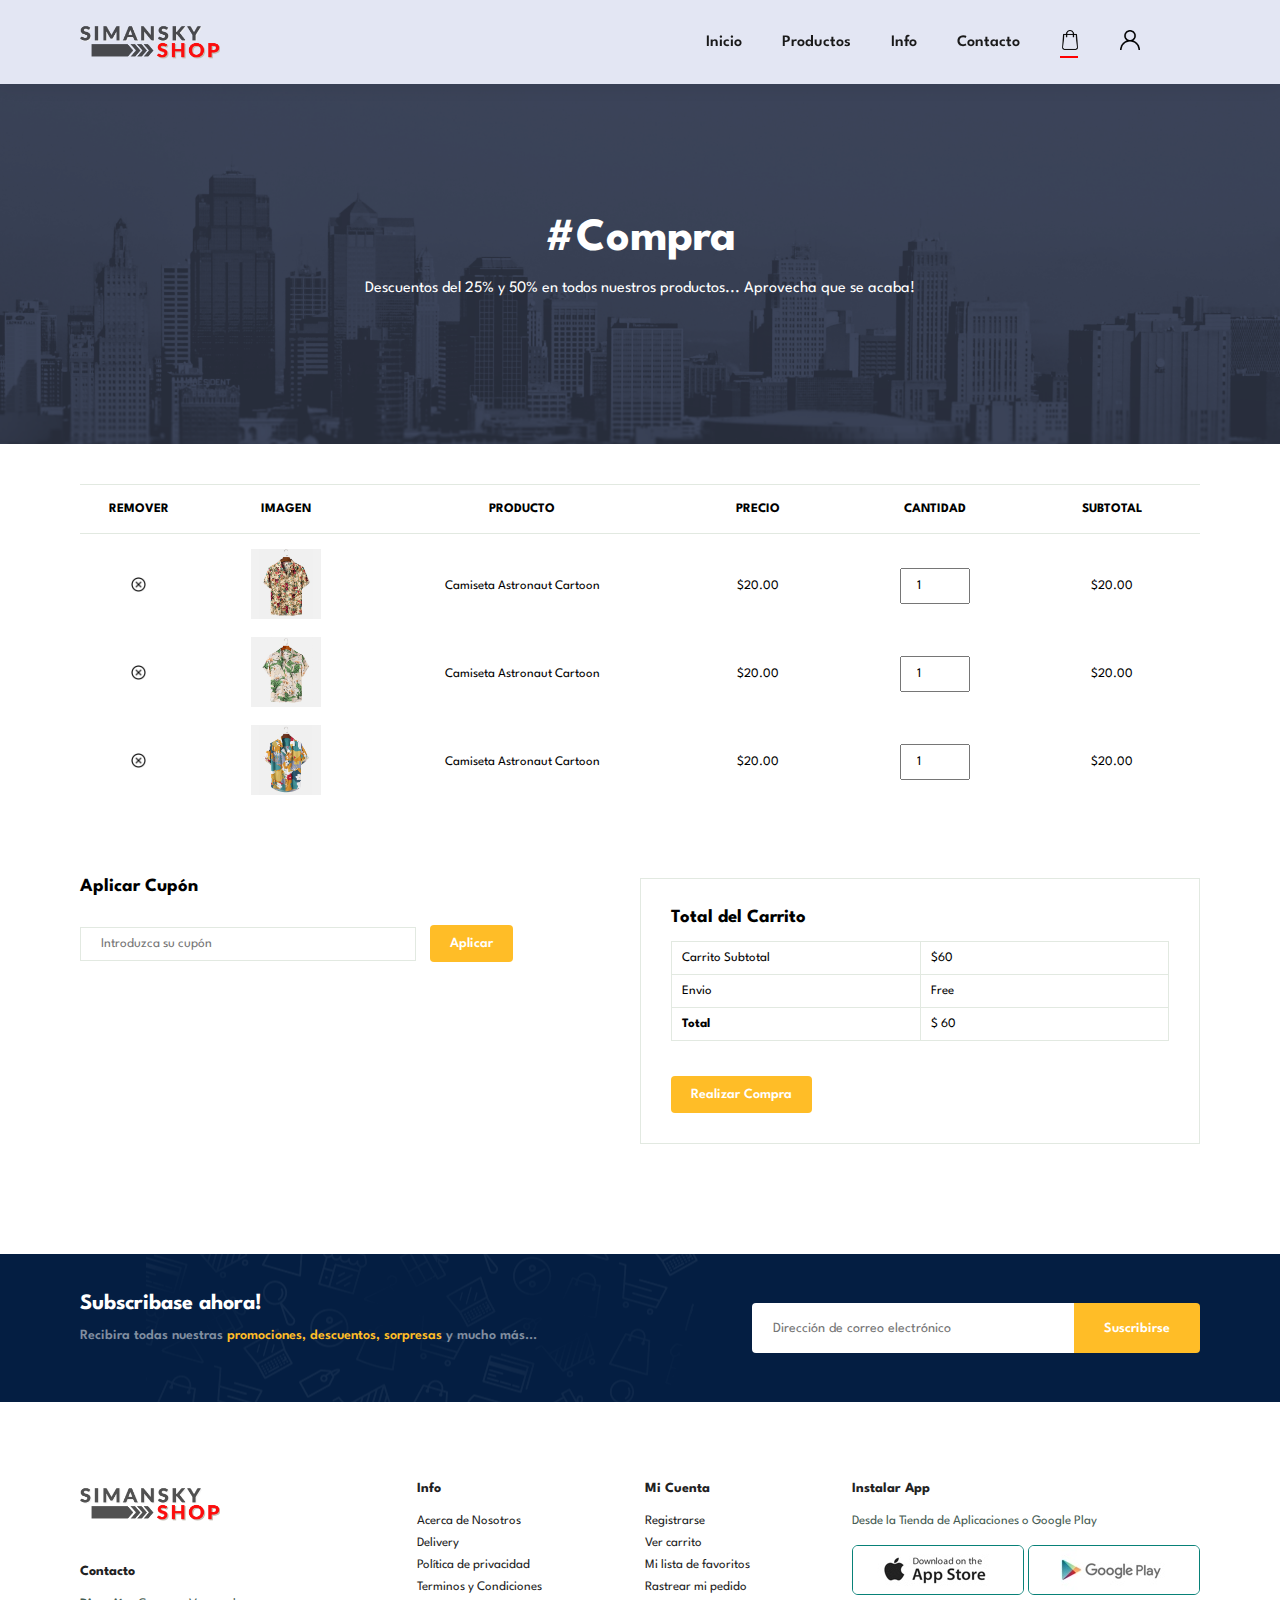
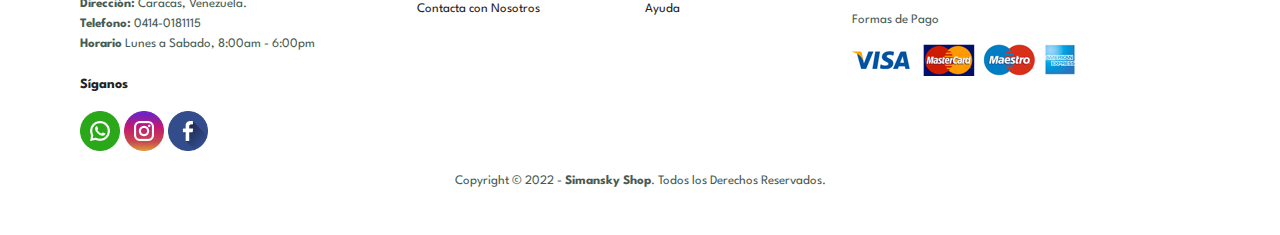
<file: cart.html>
<!DOCTYPE html>
<html lang="en">
<head>
    <meta charset="UTF-8">
    <meta http-equiv="X-UA-Compatible" content="IE=edge">
    <meta name="viewport" content="width=device-width, initial-scale=1.0">
    <title>Simansky Shop</title>
    <link rel="stylesheet" href="./style.css">
</head>
<body>

    <!-- BARRA DE NAVEGACION-->
    <section id="header">
        <a href="#"><img src="./img/logo3.0.png" class="logo" alt=""></a>
        
        <div>
            <ul id="navbar">
                <li><a href="index.html">Inicio</a></li>
                <li><a href="shop.html">Productos</a></li>
                <li><a href="about.html">Info</a></li>
                <li><a href="contact.html">Contacto</a></li>
                <li id="lg-bag"><a class="active" href="cart.html"><img src="./img/icons/shopping-bag.png" class="cart-icons" alt=""></a></li>
                <li id="lg-user"><a href="user.html"><img src="./img/icons/usuario (2).png" class="user-icons" alt=""></a></li>
                <li><a href="#" id="close"><img src="./img/icons/close.png" alt="" class="icons-close"></a></li>
            </ul>

            <div id="mobile">
                    <a href="cart.html"><img src="./img/icons/shopping-bag.png" class="cart-icons" alt=""></a>
                    <a href="user.html"><img src="./img/icons/usuario (2).png" class="user-icons" alt=""></a>
                    <a id="bar" href="#"><img src="./img/icons/menu-burger.png" class="icons-burger"></a>
            </div>
        </div>
    </section>

    <!-- PAGINA HEADER -->
    <section id="page-header" class="about-header">
        <h2>#Compra</h2>

        <p> Descuentos del 25% y 50% en todos nuestros productos... Aprovecha que se acaba!</p>
    
    </section>

    <!-- TABLA DE COMPRA DE PRODUCTOS -->
    <section id="cart" class="section-p1">
        <table width="100%">
            <thead>
                <tr>
                    <td>REMOVER</td>
                    <td>Imagen</td>
                    <td>Producto</td>
                    <td>Precio</td>
                    <td>Cantidad</td>
                    <td>Subtotal</td>
                </tr>
            </thead>
            <tbody>
                <tr>
                    <td><a href="#"><img class="icon-remove" src="./img/icons/close-border.png" alt=""></a></td>
                    <td><img class="img-product" src="./img/products/f3.jpg" alt=""></td>
                    <td>Camiseta Astronaut Cartoon</td>
                    <td>$20.00</td>
                    <td><input type="number" value="1"></td>
                    <td>$20.00</td>
                </tr>
                <tr>
                    <td><a href="#"><img class="icon-remove" src="./img/icons/close-border.png" alt=""></a></td>
                    <td><img class="img-product" src="./img/products/f2.jpg" alt=""></td>
                    <td>Camiseta Astronaut Cartoon</td>
                    <td>$20.00</td>
                    <td><input type="number" value="1"></td>
                    <td>$20.00</td>
                </tr>
                <tr>
                    <td><a href="#"><img class="icon-remove" src="./img/icons/close-border.png" alt=""></a></td>
                    <td><img class="img-product" src="./img/products/f1.jpg" alt=""></td>
                    <td>Camiseta Astronaut Cartoon</td>
                    <td>$20.00</td>
                    <td><input type="number" value="1"></td>
                    <td>$20.00</td>
                </tr>
            </tbody>
        </table>
    </section>

    <!-- CUPON DESCUENTO y TOTAL-->
    <section id="cart-add" class="section-p1">
        <div id="coupon">
            <h3>Aplicar Cupón</h3>
            <div>
                <input type="text" placeholder="Introduzca su cupón">
                <button class="normal">Aplicar</button>
            </div>
        </div>

        <div id="subtotal">
            <h3>Total del Carrito</h3>
            <table>
                <tr>
                    <td>Carrito Subtotal</td>
                    <td>$60</td>
                </tr>
                <tr>
                    <td>Envio</td>
                    <td>Free</td>
                </tr>
                <tr>
                    <td><Strong>Total</Strong></td>
                    <td>$ 60</td>
                </tr>
            </table>
            <button class="normal">Realizar Compra</button>
        </div>
    </section>

    <!-- SUBSCRIBIRSE -->
    <section id="newsletter" class="section-p1 section-m1">
        <div class="newstext">
            <h4>Subscribase ahora!</h4>
            <p>Recibira todas nuestras <span>promociones, descuentos, sorpresas</span> y mucho más...</p>
        </div>
        <div class="form">
            <input type="text" placeholder="Dirección de correo electrónico">
            <button class="normal" onclick="suscripcion()">Suscribirse</button>
        </div>
    </section>

    <!-- FOOTER-->
    <footer class="section-p1">
        <div class="col">
            <a href="./index.html"><img src="./img/logo3.0.png" class="logo" alt=""></a>
            <h4>Contacto</h4>
            <p><strong>Dirección:</strong> Caracas, Venezuela.</p>
            <p><strong>Telefono:</strong> 0414-0181115 </p>
            <p><strong>Horario</strong> Lunes a Sabado, 8:00am - 6:00pm</p> 
            <div class="follow">
                <h4>Síganos</h4>
                <div class="icon">
                    <a href="https://wa.me/04140181115"><img src="./img/icons/whatsapp.png" class="icon-social" alt=""></a>
                    <a href="#"><img src="./img/icons/instagram.png" class="icon-social" alt=""></a>
                    <a href="#"><img src="./img/icons/facebook.png" class="icon-social" alt=""></a>
                </div>
            </div>
        </div>

        <div class="col">
            <h4>Info</h4>
            <a href="#">Acerca de Nosotros</a>
            <a href="#">Delivery</a>
            <a href="#">Política de privacidad</a>
            <a href="#">Terminos y Condiciones</a>
            <a href="#">Contacta con Nosotros</a>
        </div>

        <div class="col">
            <h4>Mi Cuenta</h4>
            <a href="#">Registrarse</a>
            <a href="#">Ver carrito</a>
            <a href="#">Mi lista de favoritos</a>
            <a href="#">Rastrear mi pedido</a>
            <a href="#">Ayuda</a>
        </div>

        <div class="col install">
            <h4>Instalar App</h4>
            <p>Desde la Tienda de Aplicaciones o Google Play</p>
            <div class="row">
                <img src="./img/pay/app.jpg" alt="">
                <img src="./img/pay/play.jpg" alt="">
            </div>
            <p>Formas de Pago</p>
            <img src="./img/pay/pay.png">
        </div>

        <div class="copyright">
            <p> Copyright © 2022 - <strong>Simansky Shop</strong>. Todos los Derechos Reservados.</p>
        </div>
    </footer>

    <script src="./script.js"></script>
</body>
</html>
</file>
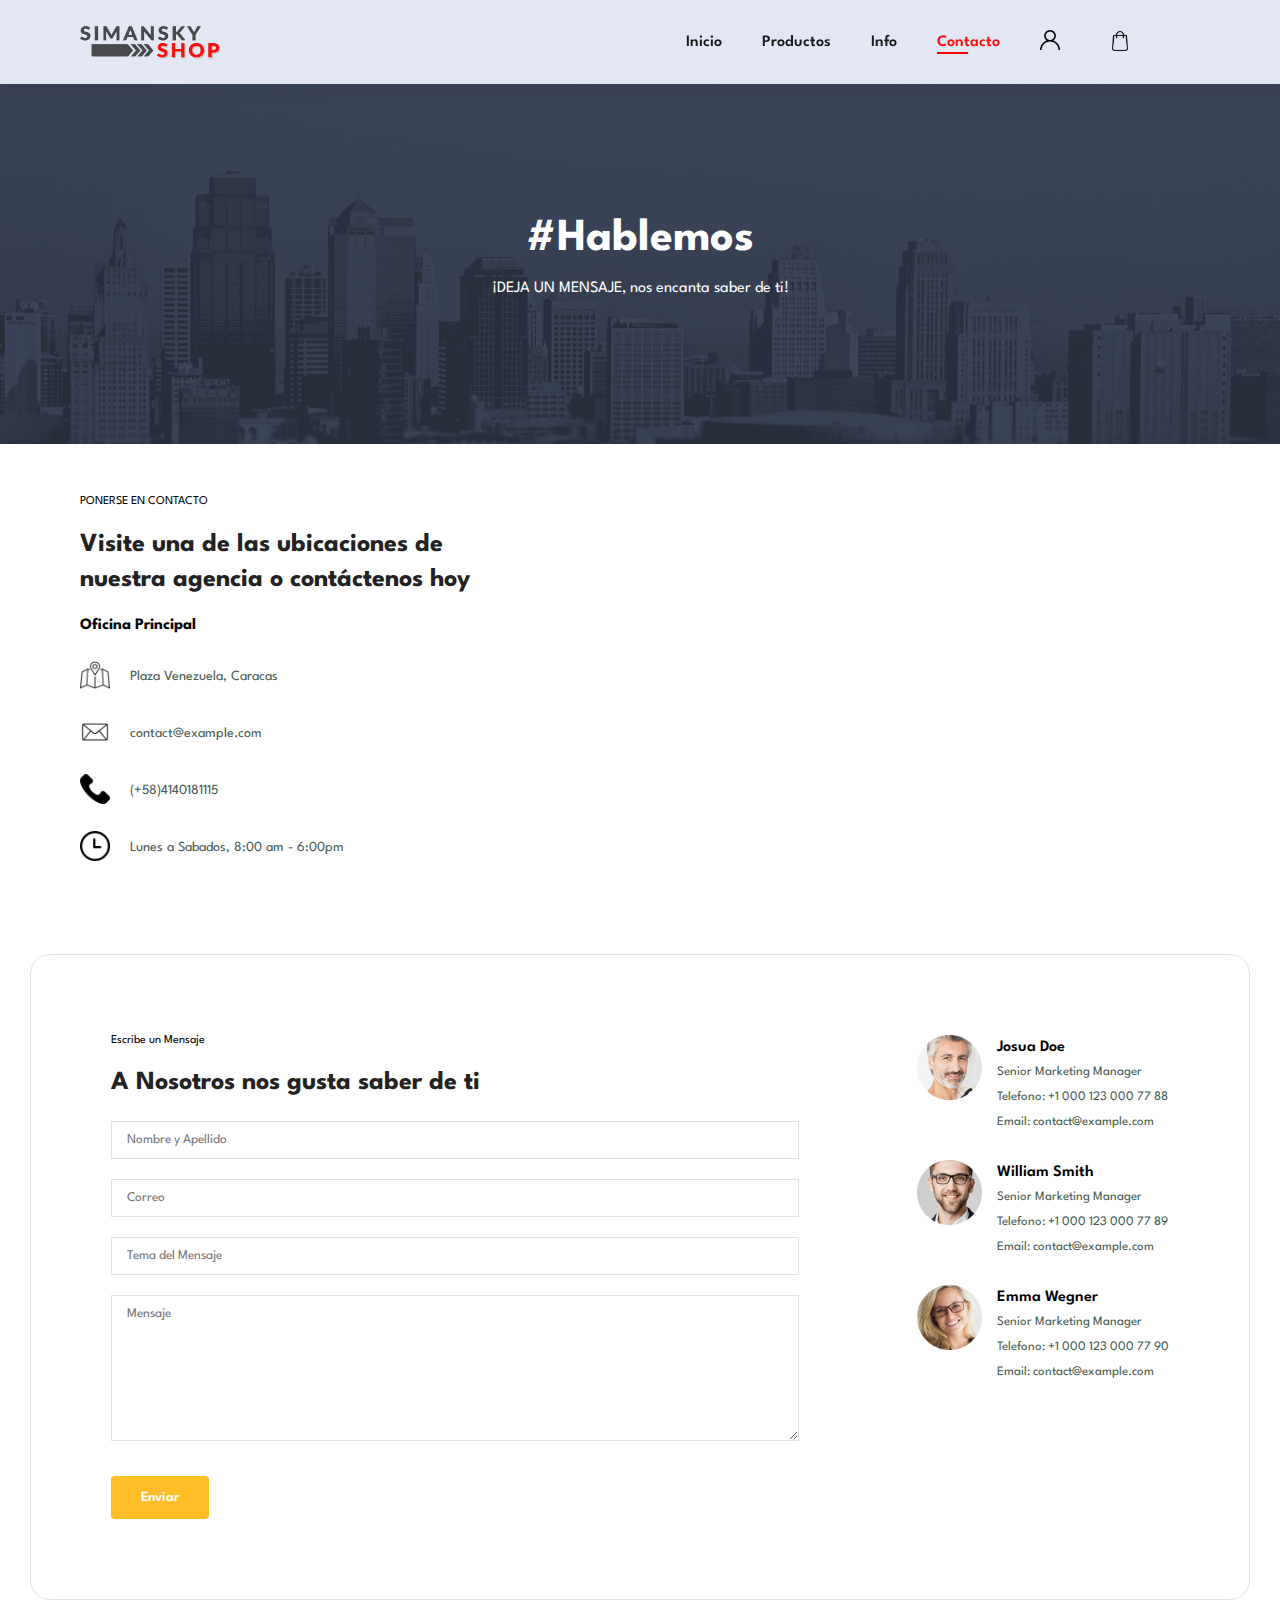
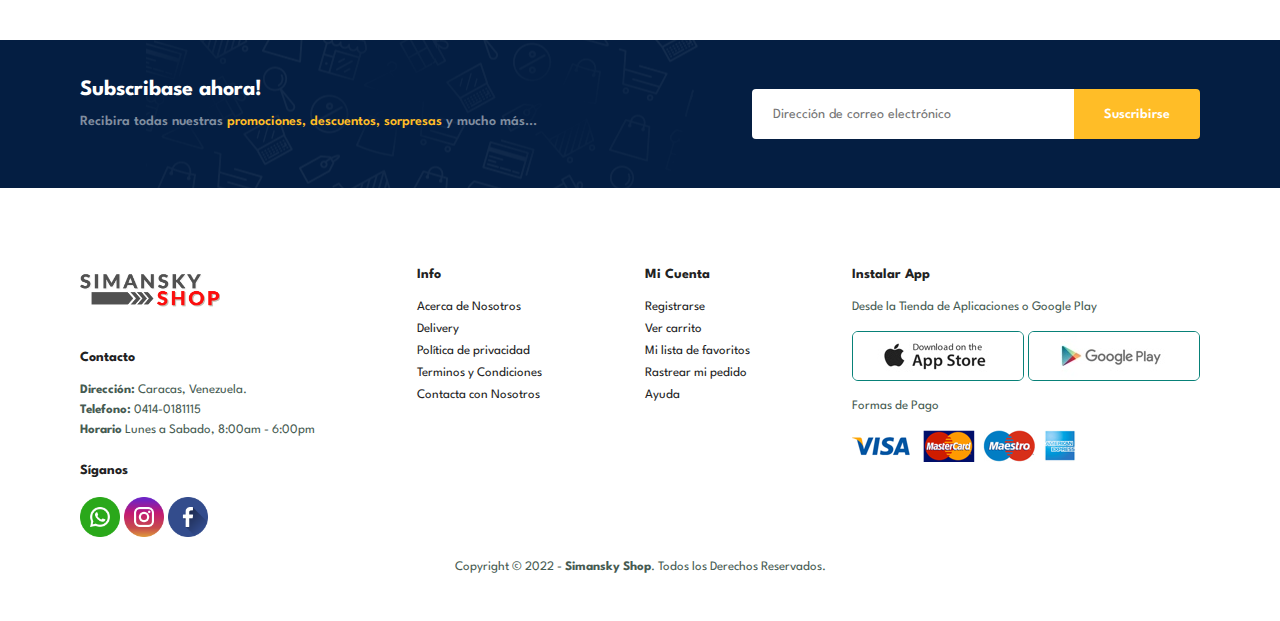
<file: contact.html>
<!DOCTYPE html>
<html lang="en">
<head>
    <meta charset="UTF-8">
    <meta http-equiv="X-UA-Compatible" content="IE=edge">
    <meta name="viewport" content="width=device-width, initial-scale=1.0">
    <title>Simansky Shop</title>
    <link rel="stylesheet" href="./style.css">
</head>
<body>

    <!-- BARRA DE NAVEGACION-->
    <section id="header">
        <a href="#"><img src="./img/logo3.0.png" class="logo" alt=""></a>
        
        <div>
            <ul id="navbar">
                <li><a href="index.html">Inicio</a></li>
                <li><a href="shop.html">Productos</a></li>
                <li><a href="about.html">Info</a></li> 
                <li><a class="active"  href="contact.html">Contacto</a></li>
                <!--<li id="lg-bag"><a href="cart.html"><img src="./img/icons/shopping-bag.png" class="cart-icons" alt=""></a></li>-->
                <li id="lg-user"><a href="user.html"><img src="./img/icons/usuario (2).png" class="user-icons" alt=""></a></li>
                <li><button id="checkout" class="button-checkout" onclick="pay()"><img src="./img/icons/shopping-bag.png" class="cart" alt=""></button></li>
                <li><a href="#" id="close"><img src="./img/icons/close.png" alt="" class="icons-close"></a></li>
            </ul>

            <div id="mobile">
                    <a class="button-checkout" onclick="pay()" href="cart.html"><img src="./img/icons/shopping-bag.png" class="cart-icons" alt=""></a>
                    <a href="user.html"><img src="./img/icons/usuario (2).png" class="user-icons" alt=""></a>
                    <a id="bar" href="#"><img src="./img/icons/menu-burger.png" class="icons-burger"></a>
            </div>
        </div>
    </section>

    <!-- PAGINA PRINCIPAL-->
    <section id="page-header" class="about-header">
        <h2>#Hablemos</h2>
        <p> ¡DEJA UN MENSAJE, nos encanta saber de ti!</p>
    </section>

    <!-- LOCALIZACION-->
    <section id="contact-details" class="section-p1">
        <div class="details">
            <span>PONERSE EN CONTACTO</span>
            <h2>Visite una de las ubicaciones de nuestra agencia o contáctenos hoy</h2>
            <h3>Oficina Principal</h3>
            <div>
                <li>
                    <img class="icons-contact" src="./img/icons/mapa.png" alt="">
                    <p>Plaza Venezuela, Caracas</p>
                </li>
                <li>
                    <img class="icons-contact" src="./img/icons/correo.png" alt="">
                    <p>contact@example.com</p>
                </li>
                <li>
                    <img class="icons-contact" src="./img/icons/telefono.png" alt="">
                    <p>(+58)4140181115</p>
                </li>
                <li>
                    <img class="icons-contact" src="./img/icons/reloj.png" alt="">
                    <p>Lunes a Sabados, 8:00 am - 6:00pm </p>
                </li>
            </div>
        </div>

        <div class="map">
            <iframe src="https://www.google.com/maps/embed?pb=!1m18!1m12!1m3!1d15692.372574399493!2d-66.90871410165263!3d10.493323396628089!2m3!1f0!2f0!3f0!3m2!1i1024!2i768!4f13.1!3m3!1m2!1s0x8c2a59273caf1313%3A0x8b7e054bb68e23cc!2sPlaza%20Venezuela!5e0!3m2!1ses!2sve!4v1655267684082!5m2!1ses!2sve" width="600" height="450" style="border:0;" allowfullscreen="" loading="lazy" referrerpolicy="no-referrer-when-downgrade"></iframe>
        </div>
    </section>

    <!-- FORMULARIO DE CONTACTO-->
    <section id="form-details">
        <form name="form0" method="POST" action="">
            <span>Escribe un Mensaje</span>
            <h2>A Nosotros nos gusta saber de ti</h2>
            <input name="nombre0" type="text" placeholder="Nombre y Apellido">
            <input name="email0" type="text" placeholder="Correo">
            <input name="mensaje0" type="text" placeholder="Tema del Mensaje">
            <textarea name="" id="" cols="30" rows="10" placeholder="Mensaje"></textarea>
            <button class="normal" onClick="contacto()">Enviar</button>
        </form>

        <div class="people">
            <div>
                <img src="./img/people/1.png" alt="">
                <p><span>Josua Doe</span> Senior Marketing Manager <br> Telefono: +1 000 123 000 77 88 <br> Email: contact@example.com </p>
            </div>
            <div>
                <img src="./img/people/2.png" alt="">
                <p><span>William Smith</span> Senior Marketing Manager <br> Telefono: +1 000 123 000 77 89 <br> Email: contact@example.com </p>
            </div>
            <div>
                <img src="./img/people/3.png" alt="">
                <p><span>Emma Wegner</span> Senior Marketing Manager <br> Telefono: +1 000 123 000 77 90 <br> Email: contact@example.com </p>
            </div>
        </div>
    </section>

    <!-- SUBSCRIBIRSE -->
    <section id="newsletter" class="section-p1 section-m1">
        <div class="newstext">
            <h4>Subscribase ahora!</h4>
            <p>Recibira todas nuestras <span>promociones, descuentos, sorpresas</span> y mucho más...</p>
        </div>
        <div class="form">
            <input type="text" placeholder="Dirección de correo electrónico">
            <button class="normal" onclick="suscripcion()">Suscribirse</button>
        </div>
    </section>

    <!-- FOOTER-->
    <footer class="section-p1">
        <div class="col">
            <a href="./index.html"><img src="./img/logo3.0.png" class="logo" alt=""></a>
            <h4>Contacto</h4>
            <p><strong>Dirección:</strong> Caracas, Venezuela.</p>
            <p><strong>Telefono:</strong> 0414-0181115 </p>
            <p><strong>Horario</strong> Lunes a Sabado, 8:00am - 6:00pm</p> 
            <div class="follow">
                <h4>Síganos</h4>
                <div class="icon">
                    <a href="https://wa.me/04140181115"><img src="./img/icons/whatsapp.png" class="icon-social" alt=""></a>
                    <a href="#"><img src="./img/icons/instagram.png" class="icon-social" alt=""></a>
                    <a href="#"><img src="./img/icons/facebook.png" class="icon-social" alt=""></a>
                </div>
            </div>
        </div>

        <div class="col">
            <h4>Info</h4>
            <a href="#">Acerca de Nosotros</a>
            <a href="#">Delivery</a>
            <a href="#">Política de privacidad</a>
            <a href="#">Terminos y Condiciones</a>
            <a href="#">Contacta con Nosotros</a>
        </div>

        <div class="col">
            <h4>Mi Cuenta</h4>
            <a href="#">Registrarse</a>
            <a href="#">Ver carrito</a>
            <a href="#">Mi lista de favoritos</a>
            <a href="#">Rastrear mi pedido</a>
            <a href="#">Ayuda</a>
        </div>

        <div class="col install">
            <h4>Instalar App</h4>
            <p>Desde la Tienda de Aplicaciones o Google Play</p>
            <div class="row">
                <img src="./img/pay/app.jpg" alt="">
                <img src="./img/pay/play.jpg" alt="">
            </div>
            <p>Formas de Pago</p>
            <img src="./img/pay/pay.png">
        </div>

        <div class="copyright">
            <p> Copyright © 2022 - <strong>Simansky Shop</strong>. Todos los Derechos Reservados.</p>
        </div>
    </footer>

    <script src="./script.js"></script>
</body>
</html>
</file>
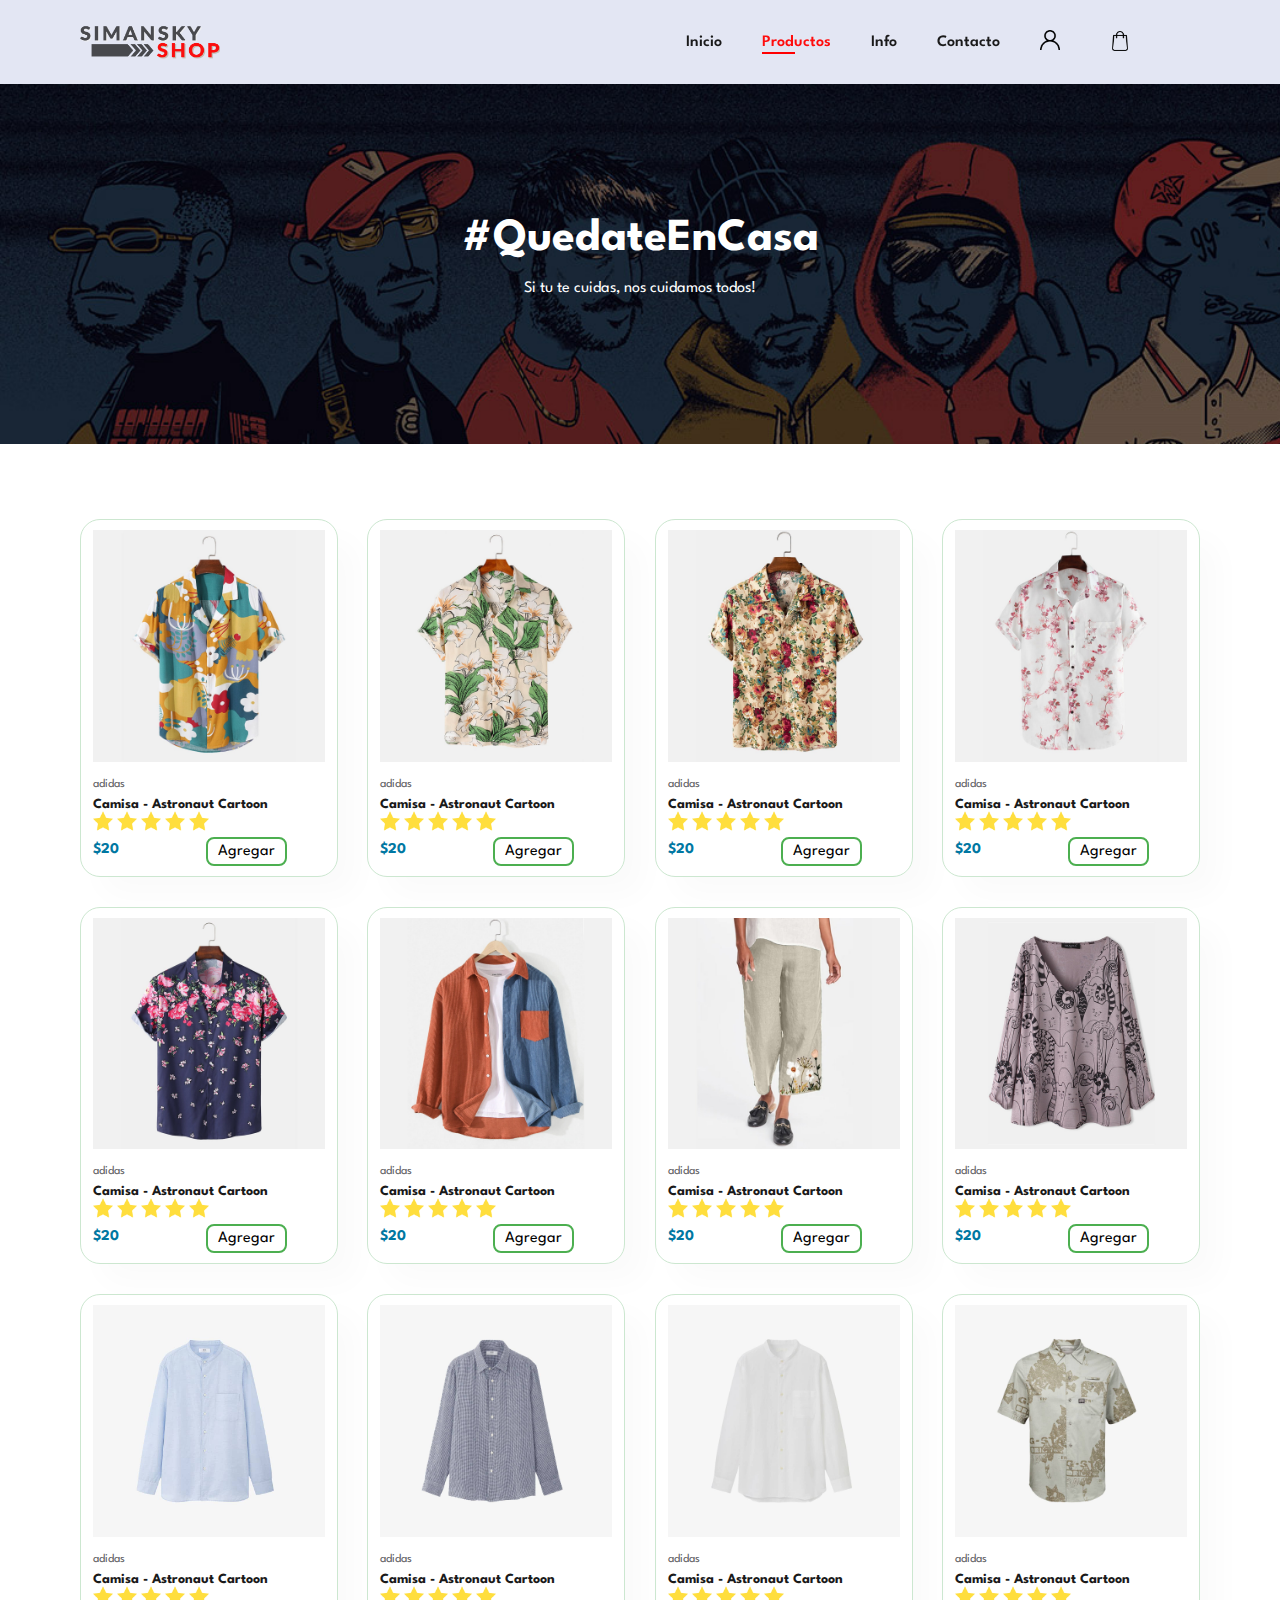
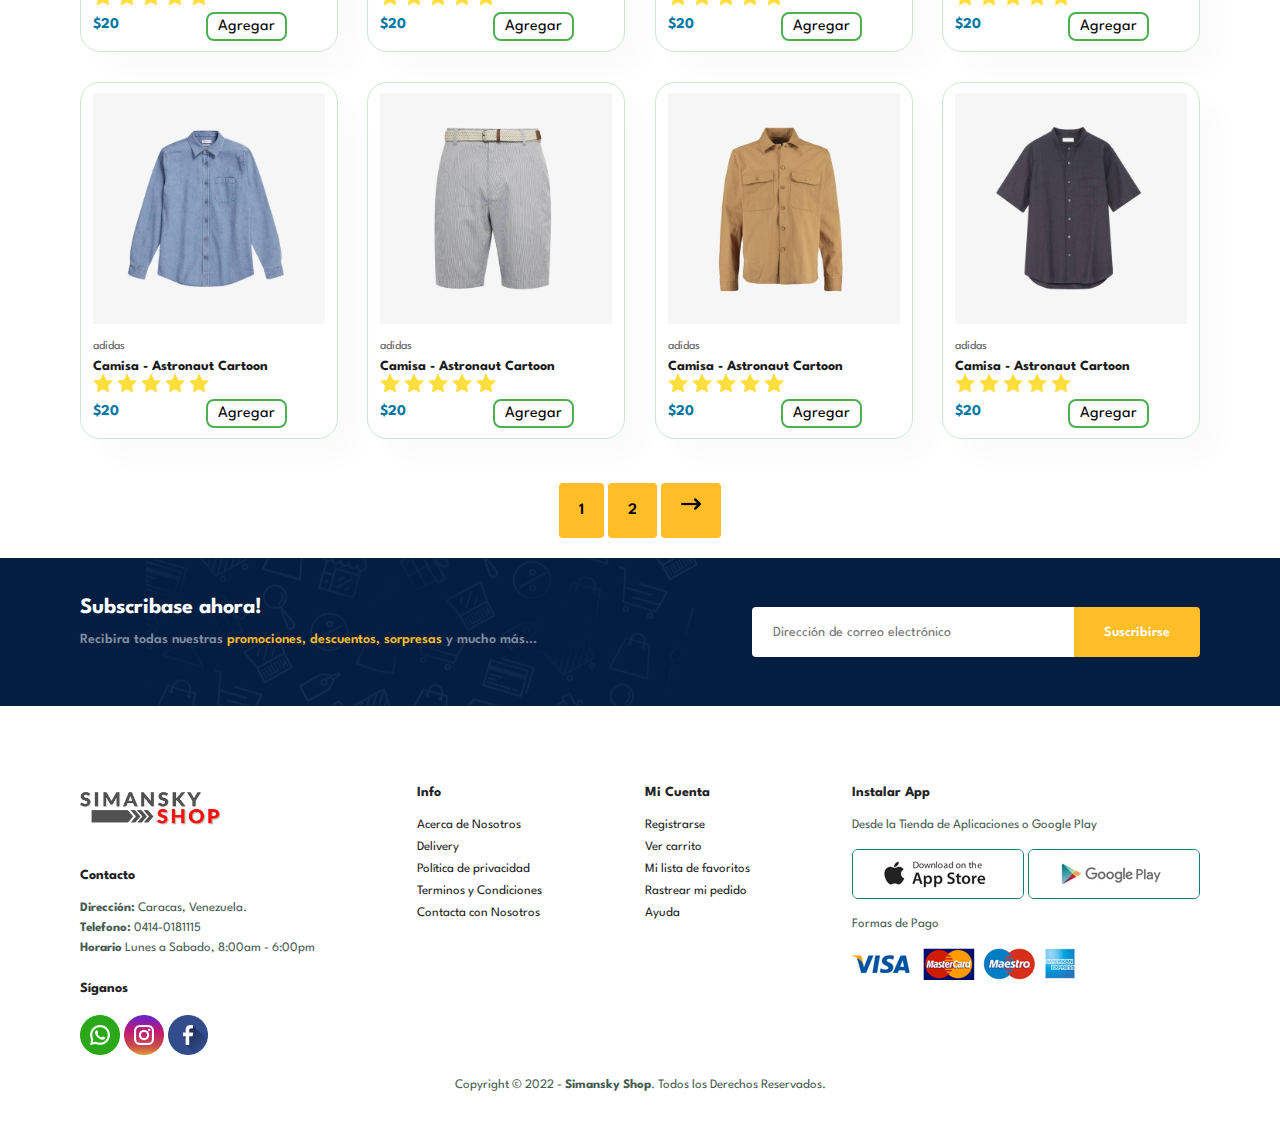
<file: shop.html>
<!DOCTYPE html>
<html lang="en">
<head>
    <meta charset="UTF-8">
    <meta http-equiv="X-UA-Compatible" content="IE=edge">
    <meta name="viewport" content="width=device-width, initial-scale=1.0">
    <title>Simansky Shop</title>
    <link rel="stylesheet" href="./style.css">
</head>
<body>
    <!-- BARRA DE NAVEGACION-->
    <section id="header">
        <a href="#"><img src="./img/logo3.0.png" class="logo" alt=""></a>
        
        <div>
            <ul id="navbar">
                <li><a href="index.html">Inicio</a></li>
                <li><a class="active"  href="shop.html">Productos</a></li>
                <li><a href="about.html">Info</a></li> 
                <li><a href="contact.html">Contacto</a></li>
                <!--<li id="lg-bag"><a href="cart.html"><img src="./img/icons/shopping-bag.png" class="cart-icons" alt=""></a></li>-->
                <li id="lg-user"><a href="user.html"><img src="./img/icons/usuario (2).png" class="user-icons" alt=""></a></li>
                <li><button id="checkout" class="button-checkout" onclick="pay()"><img src="./img/icons/shopping-bag.png" class="cart" alt=""></button></li>
                <li><a href="#" id="close"><img src="./img/icons/close.png" alt="" class="icons-close"></a></li>
            </ul>

            <div id="mobile">
                    <a class="button-checkout" onclick="pay()" href="cart.html"><img src="./img/icons/shopping-bag.png" class="cart-icons" alt=""></a>
                    <a href="user.html"><img src="./img/icons/usuario (2).png" class="user-icons" alt=""></a>
                    <a id="bar" href="#"><img src="./img/icons/menu-burger.png" class="icons-burger"></a>
            </div>
        </div>
    </section>

    <!-- PAGINA PRINCIPAL-->
    <section id="page-header">
        <h2>#QuedateEnCasa </h2>
        <p>Si tu te cuidas, nos cuidamos todos!</p>
    </section>

    <!-- PRODUCTOS DESTACADOS-->
    <section id="product1" class="section-p1">
        <div class="pro-container">
            <div class="pro" onclick="window.location.href='sproduct.html'; ">
                <img class="pro-img" src="./img/products/f1.jpg" alt="">
                <div class="des">
                    <span>adidas</span>
                    <h5>Camisa - Astronaut Cartoon</h5>
                    <div class="star">
                        <img class="star-icons" src="./img/icons/star.png">
                        <img class="star-icons"src="./img/icons/star.png">
                        <img class="star-icons" src="./img/icons/star.png">
                        <img class="star-icons"src="./img/icons/star.png">
                        <img class="star-icons"src="./img/icons/star.png">
                    </div>
                <h4>$20</h4>
                </div>
                <button class="button-add" onclick="add('Camisa - Astronaut Cartoon', 20)">Agregar</button>
            </div>

            <div class="pro">
                <img class="pro-img" src="./img/products/f2.jpg" alt="">
                <div class="des">
                    <span>adidas</span>
                    <h5>Camisa - Astronaut Cartoon</h5>
                    <div class="star">
                        <img class="star-icons" src="./img/icons/star.png">
                        <img class="star-icons"src="./img/icons/star.png">
                        <img class="star-icons" src="./img/icons/star.png">
                        <img class="star-icons"src="./img/icons/star.png">
                        <img class="star-icons"src="./img/icons/star.png">
                    </div>
                <h4>$20</h4>
                </div>
                <button class="button-add" onclick="add('Camisa - Astronaut Cartoon', 20)">Agregar</button>
            </div>

            <div class="pro">
                <img class="pro-img" src="./img/products/f3.jpg" alt="">
                <div class="des">
                    <span>adidas</span>
                    <h5>Camisa - Astronaut Cartoon</h5>
                    <div class="star">
                        <img class="star-icons" src="./img/icons/star.png">
                        <img class="star-icons"src="./img/icons/star.png">
                        <img class="star-icons" src="./img/icons/star.png">
                        <img class="star-icons"src="./img/icons/star.png">
                        <img class="star-icons"src="./img/icons/star.png">
                    </div>
                <h4>$20</h4>
                </div>
                <button class="button-add" onclick="add('Camisa - Astronaut Cartoon', 20)">Agregar</button>
            </div>

            <div class="pro">
                <img class="pro-img" src="./img/products/f4.jpg" alt="">
                <div class="des">
                    <span>adidas</span>
                    <h5>Camisa - Astronaut Cartoon</h5>
                    <div class="star">
                        <img class="star-icons" src="./img/icons/star.png">
                        <img class="star-icons"src="./img/icons/star.png">
                        <img class="star-icons" src="./img/icons/star.png">
                        <img class="star-icons"src="./img/icons/star.png">
                        <img class="star-icons"src="./img/icons/star.png">
                    </div>
                <h4>$20</h4>
                </div>
                <button class="button-add" onclick="add('Camisa - Astronaut Cartoon', 20)">Agregar</button>
            </div>

            <div class="pro">
                <img class="pro-img" src="./img/products/f5.jpg" alt="">
                <div class="des">
                    <span>adidas</span>
                    <h5>Camisa - Astronaut Cartoon</h5>
                    <div class="star">
                        <img class="star-icons" src="./img/icons/star.png">
                        <img class="star-icons"src="./img/icons/star.png">
                        <img class="star-icons" src="./img/icons/star.png">
                        <img class="star-icons"src="./img/icons/star.png">
                        <img class="star-icons"src="./img/icons/star.png">
                    </div>
                <h4>$20</h4>
                </div>
                <button class="button-add" onclick="add('Camisa - Astronaut Cartoon', 20)">Agregar</button>
            </div>

            <div class="pro">
                <img class="pro-img" src="./img/products/f6.jpg" alt="">
                <div class="des">
                    <span>adidas</span>
                    <h5>Camisa - Astronaut Cartoon</h5>
                    <div class="star">
                        <img class="star-icons" src="./img/icons/star.png">
                        <img class="star-icons"src="./img/icons/star.png">
                        <img class="star-icons" src="./img/icons/star.png">
                        <img class="star-icons"src="./img/icons/star.png">
                        <img class="star-icons"src="./img/icons/star.png">
                    </div>
                <h4>$20</h4>
                </div>
                <button class="button-add" onclick="add('Camisa - Astronaut Cartoon', 20)">Agregar</button>
            </div>

            <div class="pro">
                <img class="pro-img" src="./img/products/f7.jpg" alt="">
                <div class="des">
                    <span>adidas</span>
                    <h5>Camisa - Astronaut Cartoon</h5>
                    <div class="star">
                        <img class="star-icons" src="./img/icons/star.png">
                        <img class="star-icons"src="./img/icons/star.png">
                        <img class="star-icons" src="./img/icons/star.png">
                        <img class="star-icons"src="./img/icons/star.png">
                        <img class="star-icons"src="./img/icons/star.png">
                    </div>
                <h4>$20</h4>
                </div>
                <button class="button-add" onclick="add('Camisa - Astronaut Cartoon', 20)">Agregar</button>
            </div>

            <div class="pro">
                <img class="pro-img" src="./img/products/f8.jpg" alt="">
                <div class="des">
                    <span>adidas</span>
                    <h5>Camisa - Astronaut Cartoon</h5>
                    <div class="star">
                        <img class="star-icons" src="./img/icons/star.png">
                        <img class="star-icons"src="./img/icons/star.png">
                        <img class="star-icons" src="./img/icons/star.png">
                        <img class="star-icons"src="./img/icons/star.png">
                        <img class="star-icons"src="./img/icons/star.png">
                    </div>
                <h4>$20</h4>
                </div>
                <button class="button-add" onclick="add('Camisa - Astronaut Cartoon', 20)">Agregar</button>
            </div>
        
            <div class="pro">
                <img class="pro-img" src="./img/products/n1.jpg" alt="">
                <div class="des">
                    <span>adidas</span>
                    <h5>Camisa - Astronaut Cartoon</h5>
                    <div class="star">
                        <img class="star-icons" src="./img/icons/star.png">
                        <img class="star-icons"src="./img/icons/star.png">
                        <img class="star-icons" src="./img/icons/star.png">
                        <img class="star-icons"src="./img/icons/star.png">
                        <img class="star-icons"src="./img/icons/star.png">
                    </div>
                <h4>$20</h4>
                </div>
                <button class="button-add" onclick="add('Camisa - Astronaut Cartoon', 20)">Agregar</button>
            </div>

            <div class="pro">
                <img class="pro-img" src="./img/products/n2.jpg" alt="">
                <div class="des">
                    <span>adidas</span>
                    <h5>Camisa - Astronaut Cartoon</h5>
                    <div class="star">
                        <img class="star-icons" src="./img/icons/star.png">
                        <img class="star-icons"src="./img/icons/star.png">
                        <img class="star-icons" src="./img/icons/star.png">
                        <img class="star-icons"src="./img/icons/star.png">
                        <img class="star-icons"src="./img/icons/star.png">
                    </div>
                <h4>$20</h4>
                </div>
                <button class="button-add" onclick="add('Camisa - Astronaut Cartoon', 20)">Agregar</button>
            </div>

            <div class="pro">
                <img class="pro-img" src="./img/products/n3.jpg" alt="">
                <div class="des">
                    <span>adidas</span>
                    <h5>Camisa - Astronaut Cartoon</h5>
                    <div class="star">
                        <img class="star-icons" src="./img/icons/star.png">
                        <img class="star-icons"src="./img/icons/star.png">
                        <img class="star-icons" src="./img/icons/star.png">
                        <img class="star-icons"src="./img/icons/star.png">
                        <img class="star-icons"src="./img/icons/star.png">
                    </div>
                <h4>$20</h4>
                </div>
                <button class="button-add" onclick="add('Camisa - Astronaut Cartoon', 20)">Agregar</button>
            </div>

            <div class="pro">
                <img class="pro-img" src="./img/products/n4.jpg" alt="">
                <div class="des">
                    <span>adidas</span>
                    <h5>Camisa - Astronaut Cartoon</h5>
                    <div class="star">
                        <img class="star-icons" src="./img/icons/star.png">
                        <img class="star-icons"src="./img/icons/star.png">
                        <img class="star-icons" src="./img/icons/star.png">
                        <img class="star-icons"src="./img/icons/star.png">
                        <img class="star-icons"src="./img/icons/star.png">
                    </div>
                <h4>$20</h4>
                </div>
                <button class="button-add" onclick="add('Camisa - Astronaut Cartoon', 20)">Agregar</button>
            </div>

            <div class="pro">
                <img class="pro-img" src="./img/products/n5.jpg" alt="">
                <div class="des">
                    <span>adidas</span>
                    <h5>Camisa - Astronaut Cartoon</h5>
                    <div class="star">
                        <img class="star-icons" src="./img/icons/star.png">
                        <img class="star-icons"src="./img/icons/star.png">
                        <img class="star-icons" src="./img/icons/star.png">
                        <img class="star-icons"src="./img/icons/star.png">
                        <img class="star-icons"src="./img/icons/star.png">
                    </div>
                <h4>$20</h4>
                </div>
                <button class="button-add" onclick="add('Camisa - Astronaut Cartoon', 20)">Agregar</button>
            </div>

            <div class="pro">
                <img class="pro-img" src="./img/products/n6.jpg" alt="">
                <div class="des">
                    <span>adidas</span>
                    <h5>Camisa - Astronaut Cartoon</h5>
                    <div class="star">
                        <img class="star-icons" src="./img/icons/star.png">
                        <img class="star-icons"src="./img/icons/star.png">
                        <img class="star-icons" src="./img/icons/star.png">
                        <img class="star-icons"src="./img/icons/star.png">
                        <img class="star-icons"src="./img/icons/star.png">
                    </div>
                <h4>$20</h4>
                </div>
                <button class="button-add" onclick="add('Camisa - Astronaut Cartoon', 20)">Agregar</button>
            </div>

            <div class="pro">
                <img class="pro-img" src="./img/products/n7.jpg" alt="">
                <div class="des">
                    <span>adidas</span>
                    <h5>Camisa - Astronaut Cartoon</h5>
                    <div class="star">
                        <img class="star-icons" src="./img/icons/star.png">
                        <img class="star-icons"src="./img/icons/star.png">
                        <img class="star-icons" src="./img/icons/star.png">
                        <img class="star-icons"src="./img/icons/star.png">
                        <img class="star-icons"src="./img/icons/star.png">
                    </div>
                <h4>$20</h4>
                </div>
                <button class="button-add" onclick="add('Camisa - Astronaut Cartoon', 20)">Agregar</button>
            </div>

            <div class="pro">
                <img class="pro-img" src="./img/products/n8.jpg" alt="">
                <div class="des">
                    <span>adidas</span>
                    <h5>Camisa - Astronaut Cartoon</h5>
                    <div class="star">
                        <img class="star-icons" src="./img/icons/star.png">
                        <img class="star-icons"src="./img/icons/star.png">
                        <img class="star-icons" src="./img/icons/star.png">
                        <img class="star-icons"src="./img/icons/star.png">
                        <img class="star-icons"src="./img/icons/star.png">
                    </div>
                <h4>$20</h4>
                </div>
                <button class="button-add" onclick="add('Camisa - Astronaut Cartoon', 20)">Agregar</button>
            </div>
        </div>
    </section>

    <!-- PAGINACION-->
    <section id="pagination">
        <a href="#">1</a>
        <a href="#">2</a>
        <a href="#"><img src="./img/icons/flecha-right.png" class="icon-arrow"></a>
    </section>

    <!-- SUBSCRIBIRSE -->
    <section id="newsletter" class="section-p1 section-m1">
        <div class="newstext">
            <h4>Subscribase ahora!</h4>
            <p>Recibira todas nuestras <span>promociones, descuentos, sorpresas</span> y mucho más...</p>
        </div>
        <div class="form">
            <input type="text" placeholder="Dirección de correo electrónico">
            <button class="normal" onclick="suscripcion()">Suscribirse</button>
        </div>
    </section>

    <!-- FOOTER-->
    <footer class="section-p1">
        <div class="col">
            <a href="./index.html"><img src="./img/logo3.0.png" class="logo" alt=""></a>
            <h4>Contacto</h4>
            <p><strong>Dirección:</strong> Caracas, Venezuela.</p>
            <p><strong>Telefono:</strong> 0414-0181115 </p>
            <p><strong>Horario</strong> Lunes a Sabado, 8:00am - 6:00pm</p> 
            <div class="follow">
                <h4>Síganos</h4>
                <div class="icon">
                    <a href="https://wa.me/04140181115"><img src="./img/icons/whatsapp.png" class="icon-social" alt=""></a>
                    <a href="#"><img src="./img/icons/instagram.png" class="icon-social" alt=""></a>
                    <a href="#"><img src="./img/icons/facebook.png" class="icon-social" alt=""></a>
                </div>
            </div>
        </div>

        <div class="col">
            <h4>Info</h4>
            <a href="#">Acerca de Nosotros</a>
            <a href="#">Delivery</a>
            <a href="#">Política de privacidad</a>
            <a href="#">Terminos y Condiciones</a>
            <a href="#">Contacta con Nosotros</a>
        </div>

        <div class="col">
            <h4>Mi Cuenta</h4>
            <a href="#">Registrarse</a>
            <a href="#">Ver carrito</a>
            <a href="#">Mi lista de favoritos</a>
            <a href="#">Rastrear mi pedido</a>
            <a href="#">Ayuda</a>
        </div>

        <div class="col install">
            <h4>Instalar App</h4>
            <p>Desde la Tienda de Aplicaciones o Google Play</p>
            <div class="row">
                <img src="./img/pay/app.jpg" alt="">
                <img src="./img/pay/play.jpg" alt="">
            </div>
            <p>Formas de Pago</p>
            <img src="./img/pay/pay.png">
        </div>

        <div class="copyright">
            <p> Copyright © 2022 - <strong>Simansky Shop</strong>. Todos los Derechos Reservados.</p>
        </div>
    </footer>

    <script src="./script.js"></script>
</body>
</html>
</file>
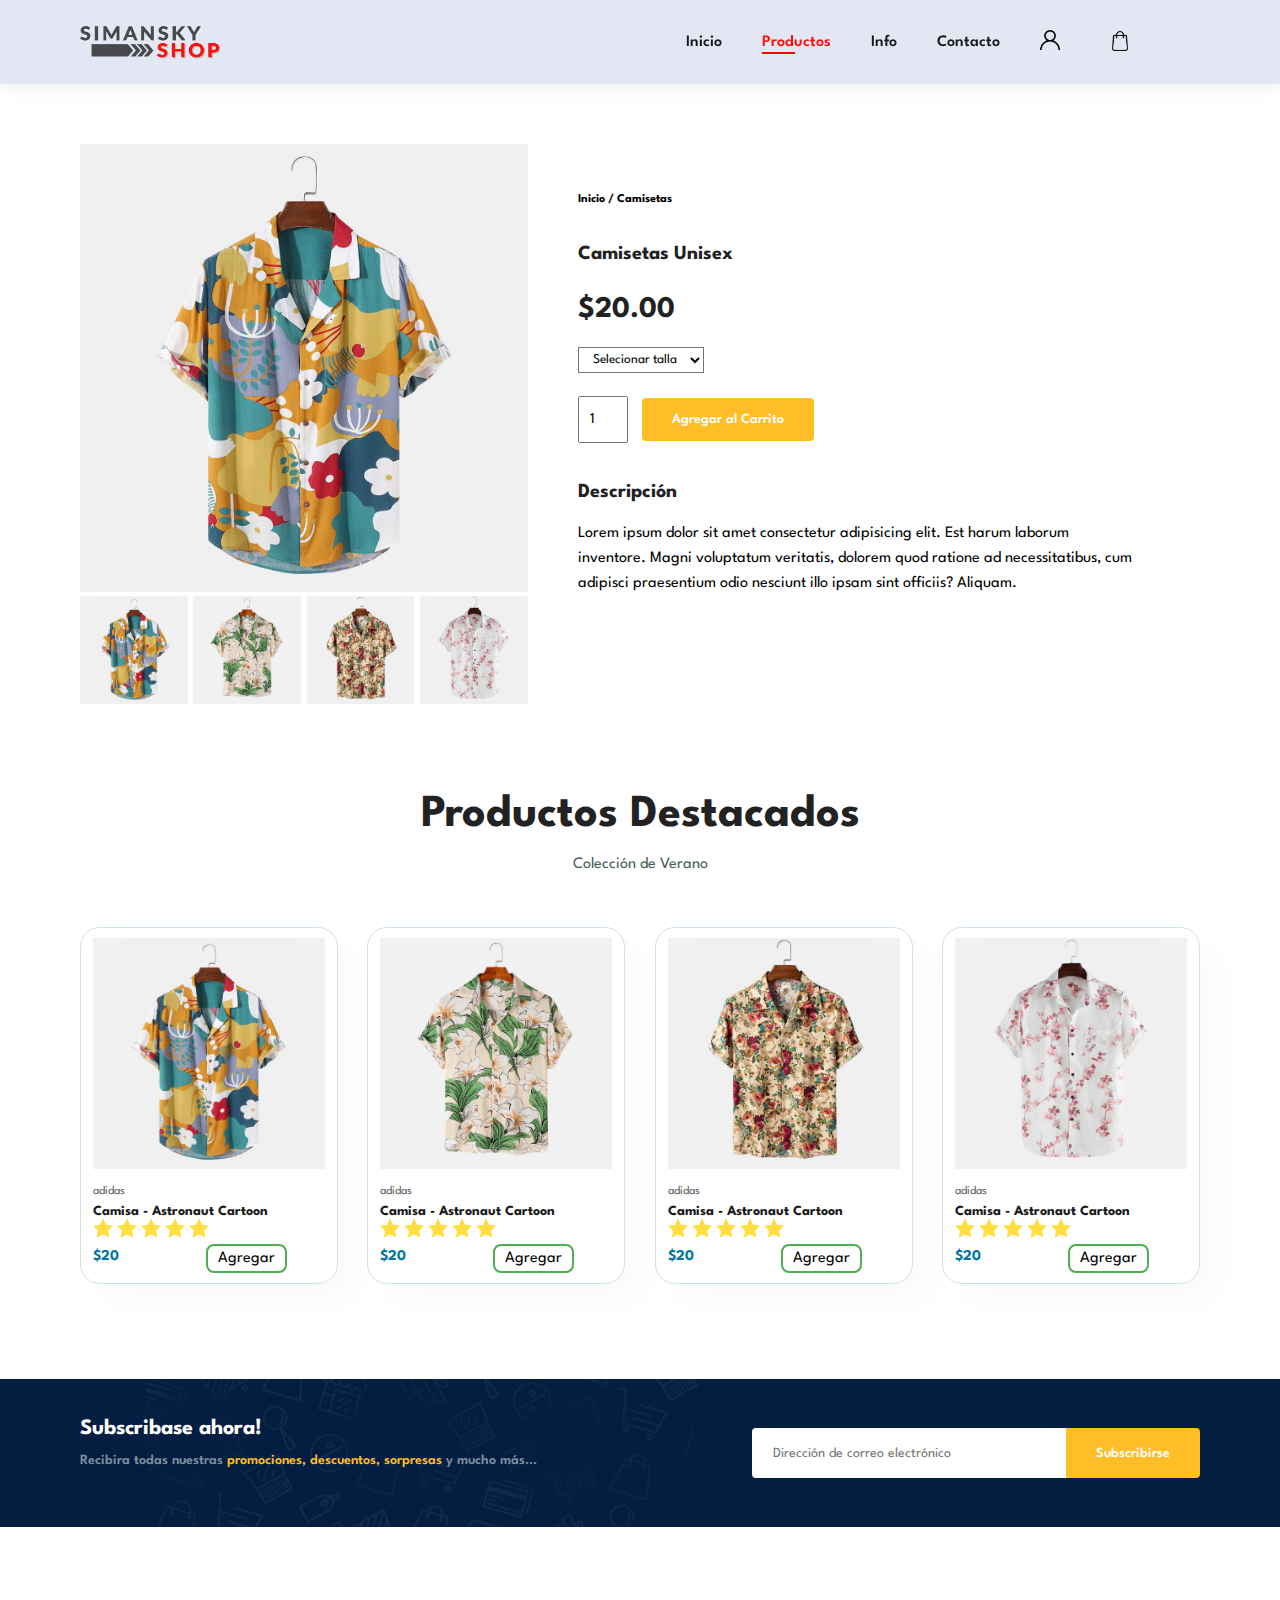
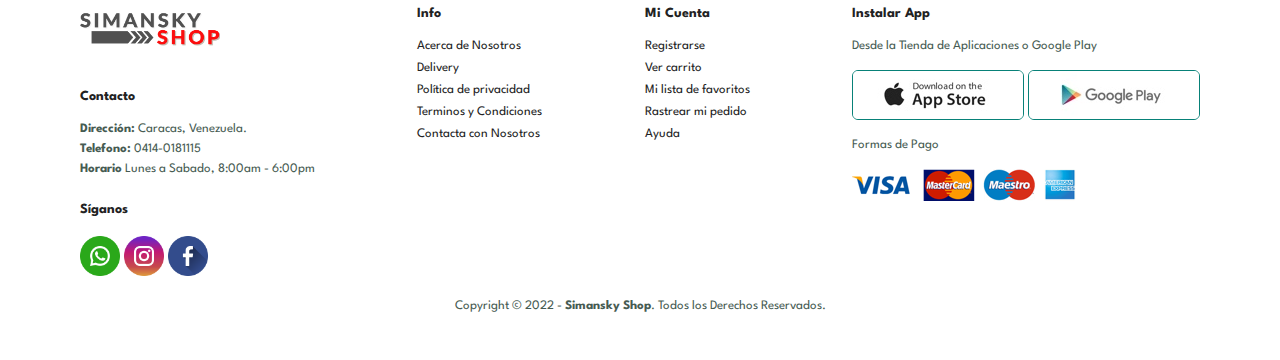
<file: sproduct.html>
<!DOCTYPE html>
<html lang="en">
<head>
    <meta charset="UTF-8">
    <meta http-equiv="X-UA-Compatible" content="IE=edge">
    <meta name="viewport" content="width=device-width, initial-scale=1.0">
    <title>Simansky Shop</title>
    <link rel="stylesheet" href="./style.css">
</head>
<body>
    <!-- BARRA DE NAVEGACION-->
    <section id="header">
        <a href="#"><img src="./img/logo3.0.png" class="logo" alt=""></a>
        
        <div>
            <ul id="navbar">
                <li><a href="index.html">Inicio</a></li>
                <li><a class="active"  href="shop.html">Productos</a></li>
                <li><a href="about.html">Info</a></li> 
                <li><a href="contact.html">Contacto</a></li>
                <!--<li id="lg-bag"><a href="cart.html"><img src="./img/icons/shopping-bag.png" class="cart-icons" alt=""></a></li>-->
                <li id="lg-user"><a href="user.html"><img src="./img/icons/usuario (2).png" class="user-icons" alt=""></a></li>
                <li><button id="checkout" class="button-checkout" onclick="pay()"><img src="./img/icons/shopping-bag.png" class="cart" alt=""></button></li>
                <li><a href="#" id="close"><img src="./img/icons/close.png" alt="" class="icons-close"></a></li>
            </ul>

            <div id="mobile">
                    <a class="button-checkout" onclick="pay()" href="cart.html"><img src="./img/icons/shopping-bag.png" class="cart-icons" alt=""></a>
                    <a href="user.html"><img src="./img/icons/usuario (2).png" class="user-icons" alt=""></a>
                    <a id="bar" href="#"><img src="./img/icons/menu-burger.png" class="icons-burger"></a>
            </div>
        </div>
    </section>

    <!-- REVIEW PRODUCTO-->
    <section id="prodetails" class="section-p1">
        <div class="single-pro-image">
            <img src="./img/products/f1.jpg" width="100%" id="MainImg" alt="">
            <div class="small-img-group">
                <div class="small-img-col">
                    <img src="./img/products/f1.jpg"  width="100%" class="small-img" alt="">
                </div>
                <div class="small-img-col">
                    <img src="./img/products/f2.jpg"  width="100%" class="small-img" alt="">
                </div> 
                <div class="small-img-col">
                    <img src="./img/products/f3.jpg"  width="100%" class="small-img" alt="">
                </div> 
                <div class="small-img-col">
                    <img src="./img/products/f4.jpg"  width="100%" class="small-img" alt="">
                </div> 
            </div>
        </div>

        <div class="single-pro-details">
            <h6> Inicio / Camisetas </h6>
            <h4> Camisetas Unisex  </h4>
            <h2>$20.00</h2>
            <select>
                <option>Selecionar talla</option>
                <option>XL</option>
                <option>XXL</option>
                <option>Pequeña</option>
                <option>Grande</option>
            </select>
            <input type="number" value="1" />
            <button class="normal" onclick="add('Camisa - Astronaut Cartoon', 20)">Agregar al Carrito</button>
            <h4>Descripción</h4>
            <span>Lorem ipsum dolor sit amet consectetur adipisicing elit. Est harum laborum inventore. Magni voluptatum veritatis, dolorem quod ratione ad necessitatibus, cum adipisci praesentium odio nesciunt illo ipsam sint officiis? Aliquam.</span>
        </div>
    </section >

    <!-- PRODUCTOS DESTACADOS-->
    <section id="product1" class="section-p1">
        <h2>Productos Destacados</h2>
        <p>Colección de Verano</p>
        <div class="pro-container">
            <div class="pro">
                <img class="pro-img" src="./img/products/f1.jpg" alt="">
                <div class="des">
                    <span>adidas</span>
                    <h5>Camisa - Astronaut Cartoon</h5>
                    <div class="star">
                        <img class="star-icons" src="./img/icons/star.png">
                        <img class="star-icons"src="./img/icons/star.png">
                        <img class="star-icons" src="./img/icons/star.png">
                        <img class="star-icons"src="./img/icons/star.png">
                        <img class="star-icons"src="./img/icons/star.png">
                    </div>
                <h4>$20</h4>
                </div>
                <button class="button-add" onclick="add('Camisa - Astronaut Cartoon', 20)">Agregar</button>
            </div>

            <div class="pro">
                <img class="pro-img" src="./img/products/f2.jpg" alt="">
                <div class="des">
                    <span>adidas</span>
                    <h5>Camisa - Astronaut Cartoon</h5>
                    <div class="star">
                        <img class="star-icons" src="./img/icons/star.png">
                        <img class="star-icons"src="./img/icons/star.png">
                        <img class="star-icons" src="./img/icons/star.png">
                        <img class="star-icons"src="./img/icons/star.png">
                        <img class="star-icons"src="./img/icons/star.png">
                    </div>
                <h4>$20</h4>
                </div>
                <button class="button-add" onclick="add('Camisa - Astronaut Cartoon', 20)">Agregar</button>
            </div>

            <div class="pro">
                <img class="pro-img" src="./img/products/f3.jpg" alt="">
                <div class="des">
                    <span>adidas</span>
                    <h5>Camisa - Astronaut Cartoon</h5>
                    <div class="star">
                        <img class="star-icons" src="./img/icons/star.png">
                        <img class="star-icons"src="./img/icons/star.png">
                        <img class="star-icons" src="./img/icons/star.png">
                        <img class="star-icons"src="./img/icons/star.png">
                        <img class="star-icons"src="./img/icons/star.png">
                    </div>
                <h4>$20</h4>
                </div>
                <button class="button-add" onclick="add('Camisa - Astronaut Cartoon', 20)">Agregar</button>
            </div>

            <div class="pro">
                <img class="pro-img" src="./img/products/f4.jpg" alt="">
                <div class="des">
                    <span>adidas</span>
                    <h5>Camisa - Astronaut Cartoon</h5>
                    <div class="star">
                        <img class="star-icons" src="./img/icons/star.png">
                        <img class="star-icons"src="./img/icons/star.png">
                        <img class="star-icons" src="./img/icons/star.png">
                        <img class="star-icons"src="./img/icons/star.png">
                        <img class="star-icons"src="./img/icons/star.png">
                    </div>
                <h4>$20</h4>
                </div>
                <button class="button-add" onclick="add('Camisa - Astronaut Cartoon', 20)">Agregar</button>
            </div>
        </div>
    </section>

    <!-- SUBSCRIBIRSE -->
    <section id="newsletter" class="section-p1 section-m1">
        <div class="newstext">
            <h4>Subscribase ahora!</h4>
            <p>Recibira todas nuestras <span>promociones, descuentos, sorpresas</span> y mucho más...</p>
        </div>
        <div class="form">
            <input type="text" placeholder="Dirección de correo electrónico">
            <button class="normal">Subscribirse</button>
        </div>
    </section>

    <!-- FOOTER-->
    <footer class="section-p1">
        <div class="col">
            <a href="./index.html"><img src="./img/logo3.0.png" class="logo" alt=""></a>
            <h4>Contacto</h4>
            <p><strong>Dirección:</strong> Caracas, Venezuela.</p>
            <p><strong>Telefono:</strong> 0414-0181115 </p>
            <p><strong>Horario</strong> Lunes a Sabado, 8:00am - 6:00pm</p> 
            <div class="follow">
                <h4>Síganos</h4>
                <div class="icon">
                    <a href="https://wa.me/04140181115"><img src="./img/icons/whatsapp.png" class="icon-social" alt=""></a>
                    <a href="#"><img src="./img/icons/instagram.png" class="icon-social" alt=""></a>
                    <a href="#"><img src="./img/icons/facebook.png" class="icon-social" alt=""></a>
                </div>
            </div>
        </div>

        <div class="col">
            <h4>Info</h4>
            <a href="#">Acerca de Nosotros</a>
            <a href="#">Delivery</a>
            <a href="#">Política de privacidad</a>
            <a href="#">Terminos y Condiciones</a>
            <a href="#">Contacta con Nosotros</a>
        </div>

        <div class="col">
            <h4>Mi Cuenta</h4>
            <a href="#">Registrarse</a>
            <a href="#">Ver carrito</a>
            <a href="#">Mi lista de favoritos</a>
            <a href="#">Rastrear mi pedido</a>
            <a href="#">Ayuda</a>
        </div>

        <div class="col install">
            <h4>Instalar App</h4>
            <p>Desde la Tienda de Aplicaciones o Google Play</p>
            <div class="row">
                <img src="./img/pay/app.jpg" alt="">
                <img src="./img/pay/play.jpg" alt="">
            </div>
            <p>Formas de Pago</p>
            <img src="./img/pay/pay.png">
        </div>

        <div class="copyright">
            <p> Copyright © 2022 - <strong>Simansky Shop</strong>. Todos los Derechos Reservados.</p>
        </div>
    </footer>

    <script>
        var MainImg = document.getElementById("MainImg");
        var smallimg = document.getElementsByClassName("small-img");

        smallimg[0].onclick = function (){
            MainImg.src = smallimg [0].src;
        }

        smallimg[1].onclick = function (){
            MainImg.src = smallimg [1].src;
        }

        smallimg[2].onclick = function (){
            MainImg.src = smallimg [2].src;
        }

        smallimg[3].onclick = function (){
            MainImg.src = smallimg [3].src;
        }

        

    </script>
    <script src="./script.js"></script>
</body>
</html>
</file>
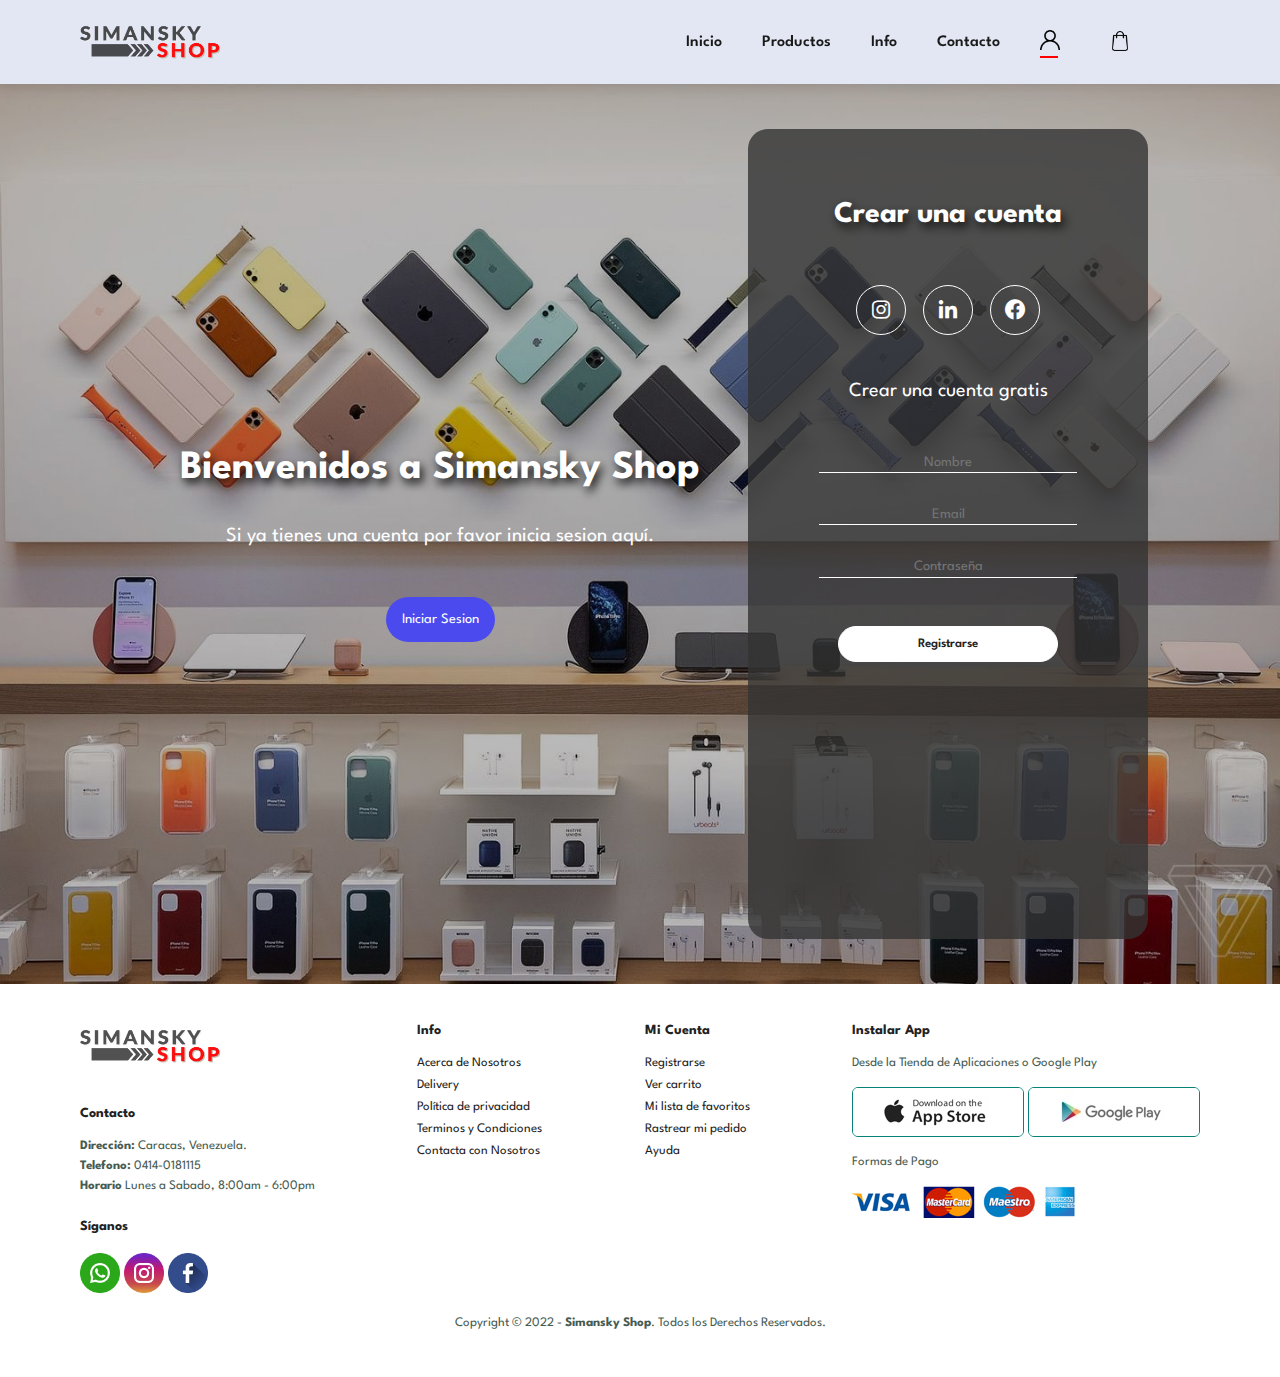
<file: user.html>
<!DOCTYPE html>
<html lang="en">
<head>
    <meta charset="UTF-8">
    <meta http-equiv="X-UA-Compatible" content="IE=edge">
    <meta name="viewport" content="width=device-width, initial-scale=1.0">
    <title>Simansky Shop</title>
    <link rel="stylesheet" href="./style.css">
    <link href='https://unpkg.com/boxicons@2.1.1/css/boxicons.min.css' rel='stylesheet'>
</head>
<body>
    <!-- BARRA DE NAVEGACION-->
    <section id="header">
        <a href="index.html"><img src="./img/logo3.0.png" class="logo" alt=""></a>
        
        <div>
            <ul id="navbar">
                <li><a href="index.html">Inicio</a></li>
                <li><a href="shop.html">Productos</a></li>
                <li><a href="about.html">Info</a></li> 
                <li><a href="contact.html">Contacto</a></li>
                <!--<li id="lg-bag"><a href="cart.html"><img src="./img/icons/shopping-bag.png" class="cart-icons" alt=""></a></li>-->
                <li id="lg-user"><a class="active"  href="user.html"><img src="./img/icons/usuario (2).png" class="user-icons" alt=""></a></li>
                <li><button id="checkout" class="button-checkout" onclick="pay()"><img src="./img/icons/shopping-bag.png" class="cart" alt=""></button></li>
                <li><a href="#" id="close"><img src="./img/icons/close.png" alt="" class="icons-close"></a></li>
            </ul>

            <div id="mobile">
                    <a class="button-checkout" onclick="pay()" href="cart.html"><img src="./img/icons/shopping-bag.png" class="cart-icons" alt=""></a>
                    <a href="user.html"><img src="./img/icons/usuario (2).png" class="user-icons" alt=""></a>
                    <a id="bar" href="#"><img src="./img/icons/menu-burger.png" class="icons-burger"></a>
            </div>
        </div>
    </section>

    <!-- SECCION USUARIO-->
    <section class="contact">
        
        <div class="container-form sign-up">
            <div class="welcome-back">
                <div class="message">
                    <h2>Bienvenidos a Simansky Shop</h2>
                    <p>Si ya tienes una cuenta por favor inicia sesion aquí.</p>
                    <button class="sign-up-btn">Iniciar Sesion</button>
                </div>
            </div>
            
            <form name="form1" method="POST" action="" class="formulario">
                <h2 class="create-account">Crear una cuenta</h2>
                <div class="iconos">
                    <div class="border-icon">
                        <i class='bx bxl-instagram'></i>
                    </div>
                    <div class="border-icon">
                        <i class='bx bxl-linkedin' ></i>
                    </div>
                    <div class="border-icon">
                        <i class='bx bxl-facebook-circle' ></i>
                    </div>
                </div>
                <p class="cuenta-gratis">Crear una cuenta gratis</p>
                <input name="nombre" id="nombre" value="" type="text" placeholder="Nombre">
                <input name="email" id="email" value="" type="email" placeholder="Email">
                <input name="clave1" id="clave1" value="" type="password" placeholder="Contraseña">
                <input name="boton" onClick="MiPrimerFormulario()" type="button" value="Registrarse">
            </form>
        </div>
    
        <div class="container-form sign-in">
            <form class="formulario">
                <h2 class="create-account">Iniciar Sesion</h2>
                <div class="iconos">
                    <div class="border-icon">
                        <i class='bx bxl-instagram'></i>
                    </div>
                    <div class="border-icon">
                        <i class='bx bxl-linkedin' ></i>
                    </div>
                    <div class="border-icon">
                        <i class='bx bxl-facebook-circle' ></i>
                    </div>
                </div>
                <p class="cuenta-gratis">¿Aun no tienes una cuenta?</p>
                <input name="emaili" id="emaili" type="email" placeholder="Email">
                <input name ="password" id="password" type="password" placeholder="Contraseña">
                <input name="boton" onClick="MiSegundoFormulario()" type="button" value="Iniciar Sesion">
            </form> 

                <div class="welcome-back">
                    <div class="message">
                        <h2>Bienvenido!</h2>
                        <p>Si aun no tienes una cuenta por favor registrese aquí.</p>
                        <button class="sign-in-btn">Registrarse</button>
                    </div>
                </div>
        </div>
    </section>

    <!-- FOOTER-->
    <footer class="section-p1">
        <div class="col">
            <a href="./index.html"><img src="./img/logo3.0.png" class="logo" alt=""></a>
            <h4>Contacto</h4>
            <p><strong>Dirección:</strong> Caracas, Venezuela.</p>
            <p><strong>Telefono:</strong> 0414-0181115 </p>
            <p><strong>Horario</strong> Lunes a Sabado, 8:00am - 6:00pm</p> 
            <div class="follow">
                <h4>Síganos</h4>
                <div class="icon">
                    <a href="https://wa.me/04140181115"><img src="./img/icons/whatsapp.png" class="icon-social" alt=""></a>
                    <a href="#"><img src="./img/icons/instagram.png" class="icon-social" alt=""></a>
                    <a href="#"><img src="./img/icons/facebook.png" class="icon-social" alt=""></a>
                </div>
            </div>
        </div>

        <div class="col">
            <h4>Info</h4>
            <a href="#">Acerca de Nosotros</a>
            <a href="#">Delivery</a>
            <a href="#">Política de privacidad</a>
            <a href="#">Terminos y Condiciones</a>
            <a href="#">Contacta con Nosotros</a>
        </div>

        <div class="col">
            <h4>Mi Cuenta</h4>
            <a href="#">Registrarse</a>
            <a href="#">Ver carrito</a>
            <a href="#">Mi lista de favoritos</a>
            <a href="#">Rastrear mi pedido</a>
            <a href="#">Ayuda</a>
        </div>

        <div class="col install">
            <h4>Instalar App</h4>
            <p>Desde la Tienda de Aplicaciones o Google Play</p>
            <div class="row">
                <img src="./img/pay/app.jpg" alt="">
                <img src="./img/pay/play.jpg" alt="">
            </div>
            <p>Formas de Pago</p>
            <img src="./img/pay/pay.png">
        </div>

        <div class="copyright">
            <p> Copyright © 2022 - <strong>Simansky Shop</strong>. Todos los Derechos Reservados.</p>
        </div>
    </footer>

    <script src="./script.js"></script>
</body>
</html>
</body>
</html>
</file>
<file: style.css>
@import url('https://fonts.googleapis.com/css2?family=Spartan:wght@100;200;300;400;500;600;700;800;900&display=swap');


/*******************************************
ESTILOS PREDETERMINADOS - ESTILOS GLOBALES
********************************************/
*{
    margin: 0;
    padding: 0;
    box-sizing: border-box;
    font-family: 'Spartan', sans-serif;
}

h1{
    font-size: 50px;
    line-height: 64px;
    color: #222;
}

h2{
    font-size: 46px;
    line-height: 54px;
    color: #222;
}

h4{
    font-size: 20px;
    color: #222;
}

h6 {
    font-weight: 700;
    font-size: 12px;
}

p{
    font-size: 16px;
    color: #465b52;
    margin: 15px 0 20px 0;
}

.section-p1{
    padding: 40px 80px;
}

.section-m1 {
    margin: 40px 0;
}

button.normal{
    font-size: 14px;
    font-weight: 600;
    padding: 15px 30px;
    color: #000;
    background-color: #fff;
    border-radius: 4px;
    cursor: pointer;
    border: none;
    outline: none;
    transition: 0.2s;
    margin-top: 15px;
}

button.white{
    font-size: 13px;
    font-weight: 600;
    padding: 11px 18px;
    color: #fff;
    background-color: transparent;
    cursor: pointer;
    border: 1px solid #fff;
    outline: none;
    transition: 0.2s;
    margin-top: 15px;
}

body{
    width: 100%;
}

/************************ 
SECCION BARRA DE NAVEGACION 
*************************/

.logo{
    height: 40px;
    width: 140px;
}

#header{
    display: flex;
    align-items: center;
    justify-content: space-between;
    padding: 20px 80px;
    background: #e3e6f3;
    box-shadow: 0 5px 15px rgba(0, 0, 0, 0.06);
    z-index: 999;
    position: sticky;
    top: 0;
    left: 0;
}

#navbar{
    display: flex;
    align-items: center;
    justify-content: center;
}

#navbar li{
   list-style: none;
   padding:  0px 20px;
   position: relative;
}
#navbar li a{
    text-decoration: none;
    font-size: 16px;
    font-weight: 600;
    color: #1a1a1a;
    transition: 0.3s ease;
}

#navbar li a:hover, 
#navbar li a.active {
    color: rgb(255, 13, 13);
}

#navbar li a.active::after,
#navbar li a:hover::after {
    content: "";
    width: 30%;
    height: 2px;
    background-color: red;
    position: absolute;
    bottom: -4px;
    left: 20px;
}

#mobile {
    display: none;
    align-items: center;
}

#close{
    display: none;
}


.cart-icons,
.user-icons,
.icons {
    width: 20px;
    height: 20px;
}

#checkout{
    background-color: transparent;
    border: none;
    padding: 10px 10px;
    font-weight: 500;
    cursor: pointer;
  }

#checkout:hover{
    color: #ff0f0f;
    font-weight: 700;
    transition: 0.2s ease;
}

  
  .cart{
    color: #fff;
    width: 20px;
    height: 20px;
  }


/**********************************
SECCION PAGINA DE PRINCIPAL
*********************************/
#hero{
    background-image: url(./img/hero4.png);
    height: 90vh;
    width: 100%;
    background-size: cover;
    background-position: top 25% right 0;
    padding: 0 80px;
    display: flex;
    flex-direction: column;
    align-items: flex-start;
    justify-content: center;
}

#hero h4{
    padding-bottom: 15px;
}

#hero h1{
    color: #0077a2;
}

#hero button{
    background-image: url(./img/button.png);
    background-color: transparent;
    color: #0077a2;
    text-shadow: 2px 4px 8px #c3c3c3;
    border: 0;
    padding: 14px 50px;
    background-repeat: no-repeat;
    cursor: pointer;
    font-weight: 700;
    font-size: 16px;

}

#hero button:hover{
    color: red;
    text-shadow: 4px 4px 14px #f4f4f4;
    transition: 0.3s ease;
}

a{
    text-decoration: none;
    color: #fff;
}
/**********************************
SECCION FEATURE - CARACTERISTICAS
**********************************/
#feature{
   display: flex;
   align-items: center;
   justify-content: space-between;
   flex-wrap: wrap; 
}

#feature .fe-box{
    width: 180px;
    text-align: center;
    padding: 25px 15px;
    box-shadow: 20px 20px 34px rgba(0, 0, 0, 0.03);
    border: 1px solid #cce7d0;
    border-radius: 4px;
    margin: 15px 0;
}

#feature .fe-box:hover{
    box-shadow: 10px 10px 54px rgba(70, 62, 221, 0.1); 
}

#feature .fe-box img{
    width: 100%;
    margin-bottom: 10px;
}

#feature .fe-box h6{
    display: inline-block;
    padding: 9px 8px 6px 8px;
    line-height: 1;
    border-radius: 4px;
    color:#0077a2;
    background-color: #f9e7d5;
}

#feature .fe-box:nth-child(2) h6{
    background-color: #cdd4f8;
}

#feature .fe-box:nth-child(3) h6{
    background-color: #d1e8f2;
}

#feature .fe-box:nth-child(4) h6{
    background-color: #cdebbc;
}

#feature .fe-box:nth-child(5) h6{
    background-color: #f6dbf6;
}

#feature .fe-box:nth-child(6) h6{
    background-color: #fff2e5;
}
 
/**********************************
PRODUCTOS DESTACADOS
**********************************/
#product1{
    text-align: center;
}

#product1 .pro-container{
    display: flex;
    justify-content: space-between;
    padding-top: 20px;
    flex-wrap: wrap;
}

#product1 .pro{
    width: 23%;
    min-width: 250px;
    padding: 10px 12px;
    border: 1px solid #cce7d0;
    cursor: pointer;
    box-shadow: 20px 20px 30px rgba(0, 0, 0, 0.02);
    margin: 15px 0;
    border-radius: 20px;
    transition: 0.2s ease;
    position: relative;
}

#product1 .pro:hover{
    box-shadow: 20px 20px 30px rgba(0, 0, 0, 0.06);
}

#product1 .pro-img{
    width: 100%;
}

#product1 .pro .des{
    text-align: start;
    padding: 10px 0;
}

#product1 .pro .des span{
    color: #606063;
    font-size: 12px;
}

#product1 .pro .des h5{
    padding-top: 7px;
    color: #1a1a1a;
    font-size: 14px;
}

#product1 .pro .des h4{
    padding-top: 7px;
    color: #0077a2;
    font-size: 15px;
    font-weight: 700;
}

.star-icons {
    height: 20px;
    width: 20px;
}

#product1 .pro .cart-icons{
    width: 25px;
    height: 25px;
    line-height: 40px;
    border-radius: 10px;
    background-color: #e8f6ea;
    font-weight: 500;
    border: 1px solid #cce7d0;
    position: absolute;
    bottom: 20px;
    right: 10px;
}

.button-add {
    background-color: white;
    color: black;
    border: 2px solid #4CAF50; 
    transition-duration: 0.1s;
    position: absolute;
    right: 0px;
    margin-top: 30px;
    bottom: 10px;
    font-size: 16px;
    text-align: center;
    border-radius: 8px;
    padding: 5px 10px;
    margin-right: 50px;
}
  
.button-add:hover {
    background-color: #4CAF50; 
    color: white;
}

/**********************************
BANNER - LLAMADO A LA ACCION 
**********************************/
#banner{
    display: flex;
    flex-direction: column;
    justify-content: center;
    align-items: center;
    text-align: center;
    background-image: url(./img/banner/b2.jpg);
    width: 100%;
    height: 40vh;
    background-size: cover;
    background-position: center;
}

#banner h4{
    color: #ffffff;
    font-size: 16px;
}

#banner h2{
    color: #ffffff;
    font-size: 40px;
}

#banner h2 span{
    color: #ff0f0f;
    font-size: 40px;
    
}

#banner button a{
    color: #000 !important;
}

#banner button:hover{
    background: #ffbd27;
    color: #fff;
}

/**********************************
SECCION BANNERS 
**********************************/

/******** 1era Seccion **********/
#sm-banner{
    display: flex;
    justify-content: space-between;
    flex-wrap: wrap;
}

#sm-banner .banner-box{
    display: flex;
    flex-direction: column;
    justify-content: center;
    align-items: center;
    background-image: url(./img/banner/b17.jpg);
    min-width: 580px;
    height: 50vh;
    background-size: cover;
    background-repeat: no-repeat;
    background-position: center;
    padding: 20px;
    margin-bottom: 20px;
    width: 45%;
}

#sm-banner .banner-box2{
    background-image: url(./img/banner/b10.jpg);
}

#sm-banner h4{
    color: #fff;
    font-size: 20px;
    font-weight: 300;
}

#sm-banner h2{
    color: #fff;
    font-size: 28px;
    font-weight: 800;
}

#sm-banner span{
    color: #fff;
    font-size: 14px;
    font-weight: 500;
    padding-bottom: 15px;
}


#sm-banner button:hover{
    background: #0077a2;
    color: #fff;
    border: 1px solid #0077a2 ;
}

/******* 2da Seccion *******/

#banner3{
    display: flex;
    justify-content: space-between;
    flex-wrap: wrap;
    padding: 0 40px;
}

#banner3 .banner-box {
    display: flex;
    flex-direction: column;
    justify-content: center;
    align-items: flex-start;
    background-image: url(./img/banner/b7.jpg);
    min-width: 30%;
    height: 30vh;
    background-size: cover;
    background-position: center;
    padding: 20px;
    margin-bottom: 20px;
    margin: 0 20px 0 20px;
}

#banner3 .banner-box2{
    background-image: url(./img/banner/b4.jpg);
}

#banner3 .banner-box3{
    background-image: url(./img/banner/b18.jpg);
}

#banner3 h2{
    color: #fff;
    font-weight: 900;
    font-size: 22px;
}

#banner3 h3{
    color: rgb(33, 33, 33);
    text-shadow: 2px 2px 8px white;
    font-weight: 800;
    font-size: 15px;
}

/**********************************
SECCION SUBSCRIBIRSE
**********************************/
#newsletter{
    display: flex;
    justify-content: space-between;
    flex-wrap: wrap;
    align-items: center;
    background-image: url(./img/banner/b14.png);
    background-repeat: no-repeat;
    background-position: 20% 30%;
    background-color: #041e42;
}

#newsletter h4{
    font-size: 22px;
    font-weight: 700;
    color: #fff;
}

#newsletter p{
    font-size: 14px;
    font-weight: 600;
    color: #818ea0;
}

#newsletter p span{
    color: #ffbd27;
}

#newsletter .form{
    display: flex;
    width: 40%;
}

#newsletter input{
    height: 3.125rem;
    padding: 0 1.25rem;
    font-size: 14px;
    width: 100%;
    border: 1px solid transparent;
    border-radius: 4px;
    outline: none;
    border-top-right-radius:0;
    border-bottom-right-radius:0;
}

#newsletter button{
    background:  #ffbd27 ;
    color: #fff;
    white-space: nowrap;
    margin-top: 0px;
    border-top-left-radius:0;
    border-bottom-left-radius:0;
}

#newsletter button:hover{
    background: red;
    color: #fff;
}


/**********************************
FOOTER
**********************************/
footer{
    display: flex;
    flex-wrap: wrap;
    justify-content: space-between;
}

footer .col{
    display: flex;
    flex-direction: column;
    align-items: flex-start;
    margin-bottom: 20px;
}


footer .logo{
    margin-bottom: 30px;
}

footer h4{
    font-size: 14px;
    padding-bottom: 20px;
}

footer p{
    font-size: 13px;
    margin: 0 0 8px 0;
}

footer a{
    font-size: 13px;
    text-decoration: none;
    color: #222;
    margin-bottom: 10px;
}

footer .follow{
    margin-top: 20px;
}

footer .install .row img{
    border: 1px solid #088178;
    border-radius: 6px;
}

footer .install img{
    margin: 10px 0 15px 0;
}

footer a:hover{
    color: #ffbd27;
}

footer .copyright{
    width: 100%;
    text-align: center;
}

.icon-social{
    width: 40px;
    height: 40px;
}



/**********************************
PRODUCTOS PAGE
**********************************/

#page-header{
    background-image: url(./img/banner/b1.jpg);
    width: 100%;
    height: 40vh;
    background-size: cover;
    display: flex;
    justify-content: center;
    text-align: center;
    flex-direction: column;
    padding: 14px;
}

#page-header h2,
#page-header p{
    color: #fff;
}


#pagination {

    text-align: center;
}

#pagination a {
    text-decoration: none;
    background-color: #ffbd27;
    padding: 20px 20px;
    border-radius: 4px;
    color: #000;
    font-weight: 600;
}


.icon-arrow{
    width: 20px;
    height: 20px;
}

/**********************************
REVIEW PRODUCT - SPRODUCT
**********************************/

#prodetails{
   display: flex;
   margin-top: 20px; 
}

#prodetails .single-pro-image{
    width: 40%;
    margin-right: 50px;
}

.small-img-group{
    display: flex;
    justify-content: space-between;
}

.small-img-col{
    flex-basis: 24%;
    cursor: pointer;
}

.single-pro-details{
    padding: 20px 0 20px 0;
}

#prodetails .single-pro-details{
    width: 50%;
    margin-top: 30px;
}

#prodetails .single-pro-details h4{
    margin: 40px 0 20px 0;
}

#prodetails .single-pro-details h2{
    font-size: 30px;
    margin-bottom: 10px;
}

#prodetails .single-pro-details select{
    display: block;
    padding: 5px 10px;
    margin-bottom: 10px;
    background-color: transparent;
}

#prodetails .single-pro-details input{
    width: 50px;
    height: 47px;
    padding-left: 10px;
    font-size: 15px;
    margin-right: 10px;
}

#prodetails .single-pro-details input:focus{
    outline: none;
}

#prodetails .single-pro-details button{
    background: #ffbd27;
    color: #fff;
}

#prodetails .single-pro-details span{
    line-height: 25px;
}



/**********************************
INFO PAGE 
**********************************/
#page-header.about-header{
    background-image: url("./img/about/banner.png");
}

#about-head{
    display: flex;
    align-items: center;
    margin: 100px 0 50px 0;
}


#about-head img{
    width: 50%;
    height: auto;
}

#about-head div{
    padding-left: 40px;
}

.link-products{
    text-decoration: none;
    color: #000;
}

#about-app{
    text-align: center;
}

#about-app .video{
    width: 70%;
    height: 100%;
    margin: 30px auto 0 auto;
}

#about-app .video video{
   width: 100%;
   height: 100%;
   border-radius: 20px;
}


/**********************************
CONTACT PAGE 
**********************************/
#contact-details{
    display: flex;
    align-items: center;
    justify-content: space-between;

}

#contact-details .details{
    width: 40%;
}

#contact-details .details span,
#form-details form span {
    font-size: 12px;
}

#contact-details .details h2,
#form-details form h2{
    font-size: 26px;
    line-height: 35px;
    padding: 20px 0;
    
}

#contact-details .details h3{
    font-size: 16px;
    padding-bottom: 15px;
}

#contact-details .details li{
    list-style: none;
    display: flex;
    padding: 12px 0;
}

#contact-details .details li p{
    margin: 10px 0;
    font-size: 14px;
}

#contact-details .map{
    width: 55%;
    height: 400px;
}

#contact-details .map iframe{
    width: 100%;
    height: 100%;
    border-radius: 20px;
}

.icons-contact{
    width: 30px;
    height: 30px;
    margin-right: 20px;
}

#form-details{
    display: flex;
    justify-content: space-between;
    margin: 30px;
    padding: 80px;
    border: 1px solid #e1e1e1;
    border-radius: 20px;
}

#form-details form{
    width: 65%;
    display: flex;
    flex-direction: column;
    align-items: flex-start;
}

#form-details form input,
#form-details form textarea{
    width: 100%;
    padding: 12px 15px;
    outline: none;
    margin-bottom: 20px;
    border: 1px solid #e1e1e1;
}

#form-details form button{
    background-color: #ffbd27;
    color: #fff;
}

#form-details .people div{
    padding-bottom: 25px;
    display: flex;
    align-items: flex-start;
}

#form-details .people div img{
    width: 65px;
    height: 65px;
    object-fit: cover;
    margin-right: 15px;
}

#form-details .people div p{
   margin: 0;
   font-size: 13px;
   line-height: 25px;
}

#form-details .people div p span{
    display: block;
    font-size: 16px;
    font-weight: 600;
    color: #000;
}


/**********************************
CART PAGE 
**********************************/
#cart{
    overflow-x: auto;
}

#cart table{
    width: 100%;
    border-collapse: collapse ;
    table-layout: fixed;
    white-space: nowrap;
}

#cart table .img-product{
    width: 70px;
}

#cart table td:nth-child(1){
    width: 100px;
    text-align: center;
}


#cart table td:nth-child(2){
    width: 150px;
    text-align: center;
}

#cart table td:nth-child(3){
    width: 250px;
    text-align: center;
}

#cart table td:nth-child(4),
#cart table td:nth-child(5),
#cart table td:nth-child(6){
    width: 150px;
    text-align: center;
}

#cart table td:nth-child(5) input{
    width: 70px;
    padding: 10px 5px 10px 15px;
}

#cart table thead{
    border: 1px solid #e2e9e1;
    border-left: none;
    border-right: none;
}

#cart table thead td{
    font-weight: 700;
    text-transform: uppercase;
    font-size: 13px;
    padding: 18px 0;
}

#cart table tbody tr td{
    padding-top: 15px;
}

#cart table tbody td{
    font-size: 13px;
}

#cart-add{
    display: flex;
    flex-wrap: wrap;
    justify-content: space-between;
}

#coupon{
    width: 50%;
    margin-bottom: 30px;
}

#coupon h3, 
#subtotal h3{
    padding-bottom: 15px;
}

#coupon input{
    padding: 10px 20px;
    outline: none;
    width: 60%;
    margin-right: 10px;
    border: 1px solid #e2e9e1;
}

#coupon button,
#subtotal button{
    background-color: #ffbd27;
    color: #fff;
    padding: 12px 20px;
}

#subtotal{
    width: 50%;
    margin-bottom: 30px;
    border: 1px solid #e2e9e1;
    padding: 30px;
}

#subtotal table{
    border-collapse: collapse;
    width: 100%;
    margin-bottom: 20px;
}

#subtotal table td{
    width: 50%;
    border: 1px solid #e2e9e1;
    padding: 10px;
    font-size: 13px;
}

.icon-remove{
    width: 15px;
    height: 15px;
}


/**********************************
USER PAGE 
**********************************/

.contact{
    height: 100vh;
    display: flex;
    align-items: center;
    justify-content: center;
    background-image: url(./img/xs2.jpg);
    background-position: center;
    background-repeat: no-repeat;
    background-size: cover;
    color: #fff;
    
  }
  
  .contact p{
    font-size: 20px;
  }
  
  
  .container-form {
    width: 90%;
    height: 90vh;
    display: flex;
    justify-content: space-around;
    transition:  all .5s ease-out;
    align-items: center;
    justify-content: center;
    margin-left: 5%;
    
  }
  
  .welcome-back {
    display: flex;
    align-items: center;
    text-align: center;
  }
  
  .message {
    padding: 1rem;
  }
  
  .message h2 {
    font-size: 1.7rem;
    padding: 1rem 0;
    font-size: 40px;
    color: rgb(255, 255, 255);
    text-shadow: 3px 5px 10px rgb(13, 13, 13);
  }
  
  .message button {
    padding: 1rem;
    font-weight: 400;
    background-color: #4a4aee;
    border-radius: 2rem;
    border: none;
    outline: none;
    cursor: pointer;
    font-size: .9rem;
    margin-top: 2rem;
    transition: all .3s ease-in;
    color: #fff;
  
  }
  
  .message button:hover {
    background-color: #6464f8;
  }
  
  .formulario {
    width: 400px;
    height: 100%;
    padding: 1rem;
    margin: 2rem;
    background-color: rgb(51, 51, 51, 0.8);
    border-radius: 20px;
    text-align: center;
  }
  
  
  .create-account {
    padding: 2.7rem 0;
    font-size: 30px;
    color: rgb(255, 255, 255);
    text-shadow: 3px 5px 10px rgb(13, 13, 13);
  }
  
  .iconos {
    width: 200px;
    display: flex;
    justify-content: space-around;
    margin: auto;
  }
  
  .border-icon {
    height: 20px;
    width: 20px;
    display: flex;
    align-items: center;
    justify-content: center;
    padding: 1.5rem;
    border: solid thin white;
    border-radius: 50%;
    font-size: 1.5rem;
    transition: all .3s ease-in;
  }
  
  .border-icon:hover {
    background-color: #4a4aee;
    cursor: pointer;
  }
  
  .cuenta-gratis {
    padding: 2rem 0;
  }
  
  .formulario input {
    width: 70%;
    display: block;
    margin: auto;
    margin-bottom: 2rem;
    background-color: transparent;
    border: none;
    border-bottom: white thin solid;
    text-align: center;
    outline: none;
    padding: .2rem 0;
    font-size: .9rem;
    color: white;
  }
  
  .formulario input[type="button"] {
    width: 60%;
    margin: auto;
    border: solid thin white;
    padding: .7rem;
    border-radius: 2rem;
    background-color: white;
    font-weight: 600;
    margin-top: 3rem;
    font-size: .8rem;
    cursor: pointer;
    color: #222;
  }
  
  .sign-in {
    position: absolute;
    opacity: 0;
    visibility: hidden;
  }
  
  .sign-in.active {
    opacity: 1;
    visibility: visible;
  }
  
  .sign-up.active {
    opacity: 0;
    visibility: hidden;
  }
  
  .contact p{
    color: #fff;
}



/*******************************************************************
                       @MEDIA QUERYS
********************************************************************/

@media (max-width:799px) {
    /******** Generales **********/

    .section-p1{
        padding: 40px 40px;
    }


    /********* Menu ***********/
    #navbar{
        display: flex;
        flex-direction: column;
        align-items: flex-start;
        justify-content: flex-start;
        position: fixed;
        top: 0;
        right: -300px;
        height: 100vh;
        width: 300px;
        background-color: #e3e6f3;
        box-shadow: 0px 40px 60px rgba(0, 0, 0, 0.1);
        padding: 80px 0 0 10px;
        transition: 0.3s ease;
    }

    #navbar.active{
        right: 0px;
    }

    #navbar li{
        margin-bottom: 25px;
    }

    #mobile {
        display: flex;
        align-items: center;
    }

    #mobile a{
        padding-left: 20px;
    }

   #close{
       display:initial;
        top: 30px;
        left: 30px;
    }

    #lg-bag, #lg-user{
        display: none;
    }

    .icons-burger{
        width: 30px;
        height: 30px;
    }

    .icons-close{
        width: 15px;
        height: 15px;
    }


    /****** Principal *********/
    #hero{
        height: 70vh;
        padding: 0 80px;
        background-position: top 30% right 30%;
    }


    /******* Caracteristicas *********/


    #feature{
        justify-content: center;
    }

    #feature .fe-box{
        margin: 15px 15px;
    }

    /******* Productos destacados *********/
    #product1 .pro-container{
        justify-content: center;
    }

    #product1 .pro{
        margin: 15px;
    }
    
    /******* Llamado a la accion - Banner *********/
    #banner {
        height: 20vh;
    }

    /******* Banner 1era seccion*********/
    #sm-banner .banner-box{
        min-width: 100%;
        height: 30vh;
    }

    /******* Banner 2da seccion*********/
    #banner3 {
        padding: 0 40px;
    }

    #banner3 .banner-box{
        width: 28%;
    }

    /******* Subscribirse *********/
    #newsletter .form{
        display: flex;
        width: 70%;
    }

     /******* Contact *********/
    #form-details{
        padding: 20px;
     }

    #form-details form{
        width: 50%;
        margin-right: 20px;
    }


}

@media (max-width:477px){

    /******** General *********/
    h1{
        font-size: 35px;
    }

    h2{
        font-size: 28px;
    }

    .section-p1{
        padding: 20px;
    }

    /********* Menu ***********/
    #header{
        padding: 10px 30px;
    }

    /********* Principal ***********/
    #hero {
        padding: 0 20px;
        background-position: 55%;
    }

    #hero h2, h1{
        text-shadow: 2px 2px 8px rgb(189, 184, 184);
    }

    /********* Caracteristicas ***********/
    #feature{
        justify-content: space-between;
    }

    #feature .fe-box{
        width: 155px;
        margin: 0 0 15px 0;
    }
    
    /********* Productos Destacados ***********/
    #product1 .pro{
        width: 100%;
    }

    /********* Llamado a la Accion - Banner ***********/
    #banner{
        height: 40vh;
    }

    /******* Banner 1era seccion*********/
    #sm-banner .banner-box{
        height: 40vh;
    }

    #sm-banner .banner-box2{
        margin-top: 20px;
    }

    /******* Banner 2da seccion*********/
    #banner3{
        padding: 0 20px;
    }
    
    #banner3 .banner-box{
       width: 100%; 
    }

    /******* Subscribirse *********/
    #newsletter {
        padding: 40px 20px;
    }

    #newsletter .form{
        width: 100%;
    }

    /******* Footer *********/
    footer .copyright{
        text-align: start;
    }

    /******* SProduct *********/

    #prodetails {
        display: flex;
        flex-direction: column;
    }

    #prodetails .single-pro-image{
        width: 100%;
        margin-right: 0px;
    }

    #prodetails .single-pro-details{
        width: 100%;
    }

    /******* Info *********/
    #about-head{
        flex-direction: column;
    }

    #about-head img{
        width: 100%;
        margin-bottom: 20px;
    }

    #about-head div{
        padding-left: 0px;
    }

    #about-app .video{
        width: 100%;
    }

    /******* Contact *********/
    #contact-details{
        flex-direction: column;
    }

    #contact-details .details{
       width: 100%; 
       margin-bottom: 30px;
    }

    #contact-details .map{
        width: 100%;
    }

    #form-details{
        margin: 10px;
        padding: 30px 10px;
        flex-wrap: wrap;
    }

    #form-details form{
        width: 100%;
        margin-bottom: 30px;
    }

    /******* Carrito de Compra *********/
    #cart-add{
        flex-direction: column;
    }

    #coupon{
        width: 100%;
    }

    #subtotal{
        width: 100%;
        padding: 20px;
    }
}
</file>
